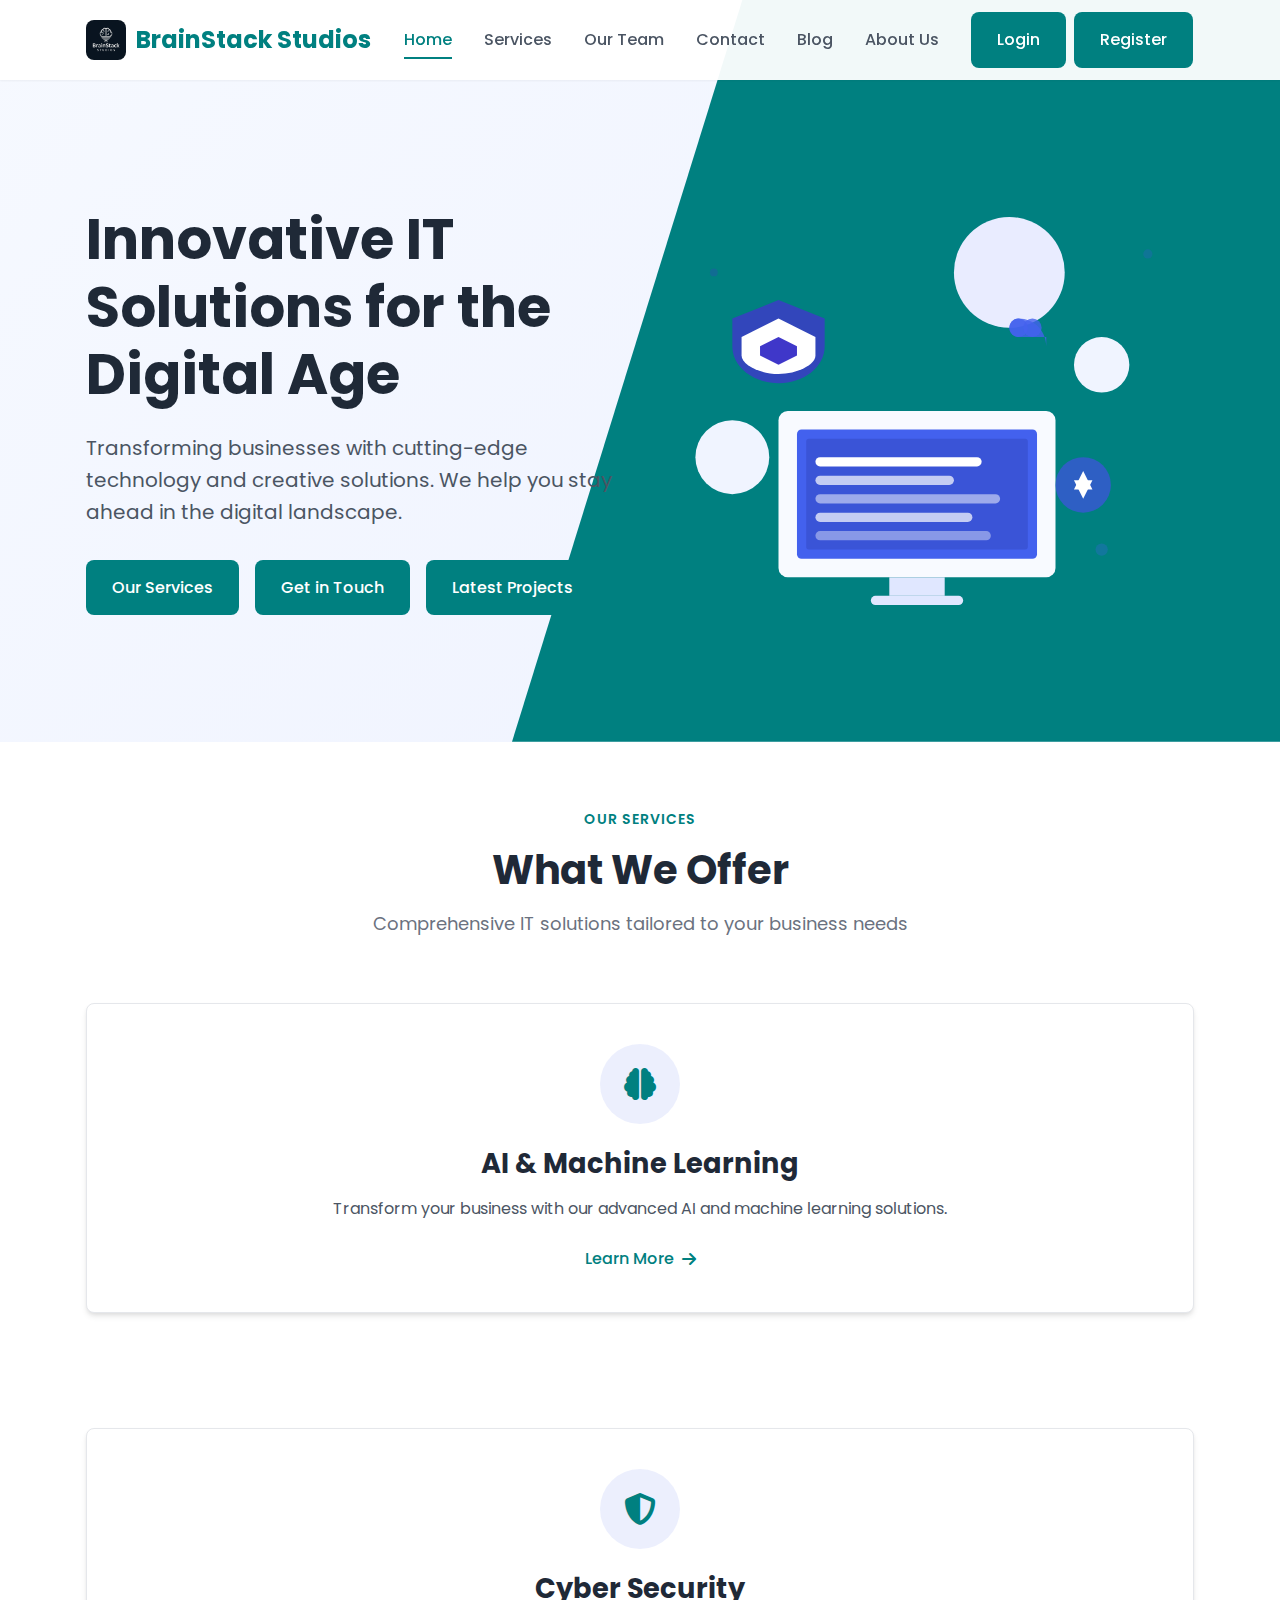
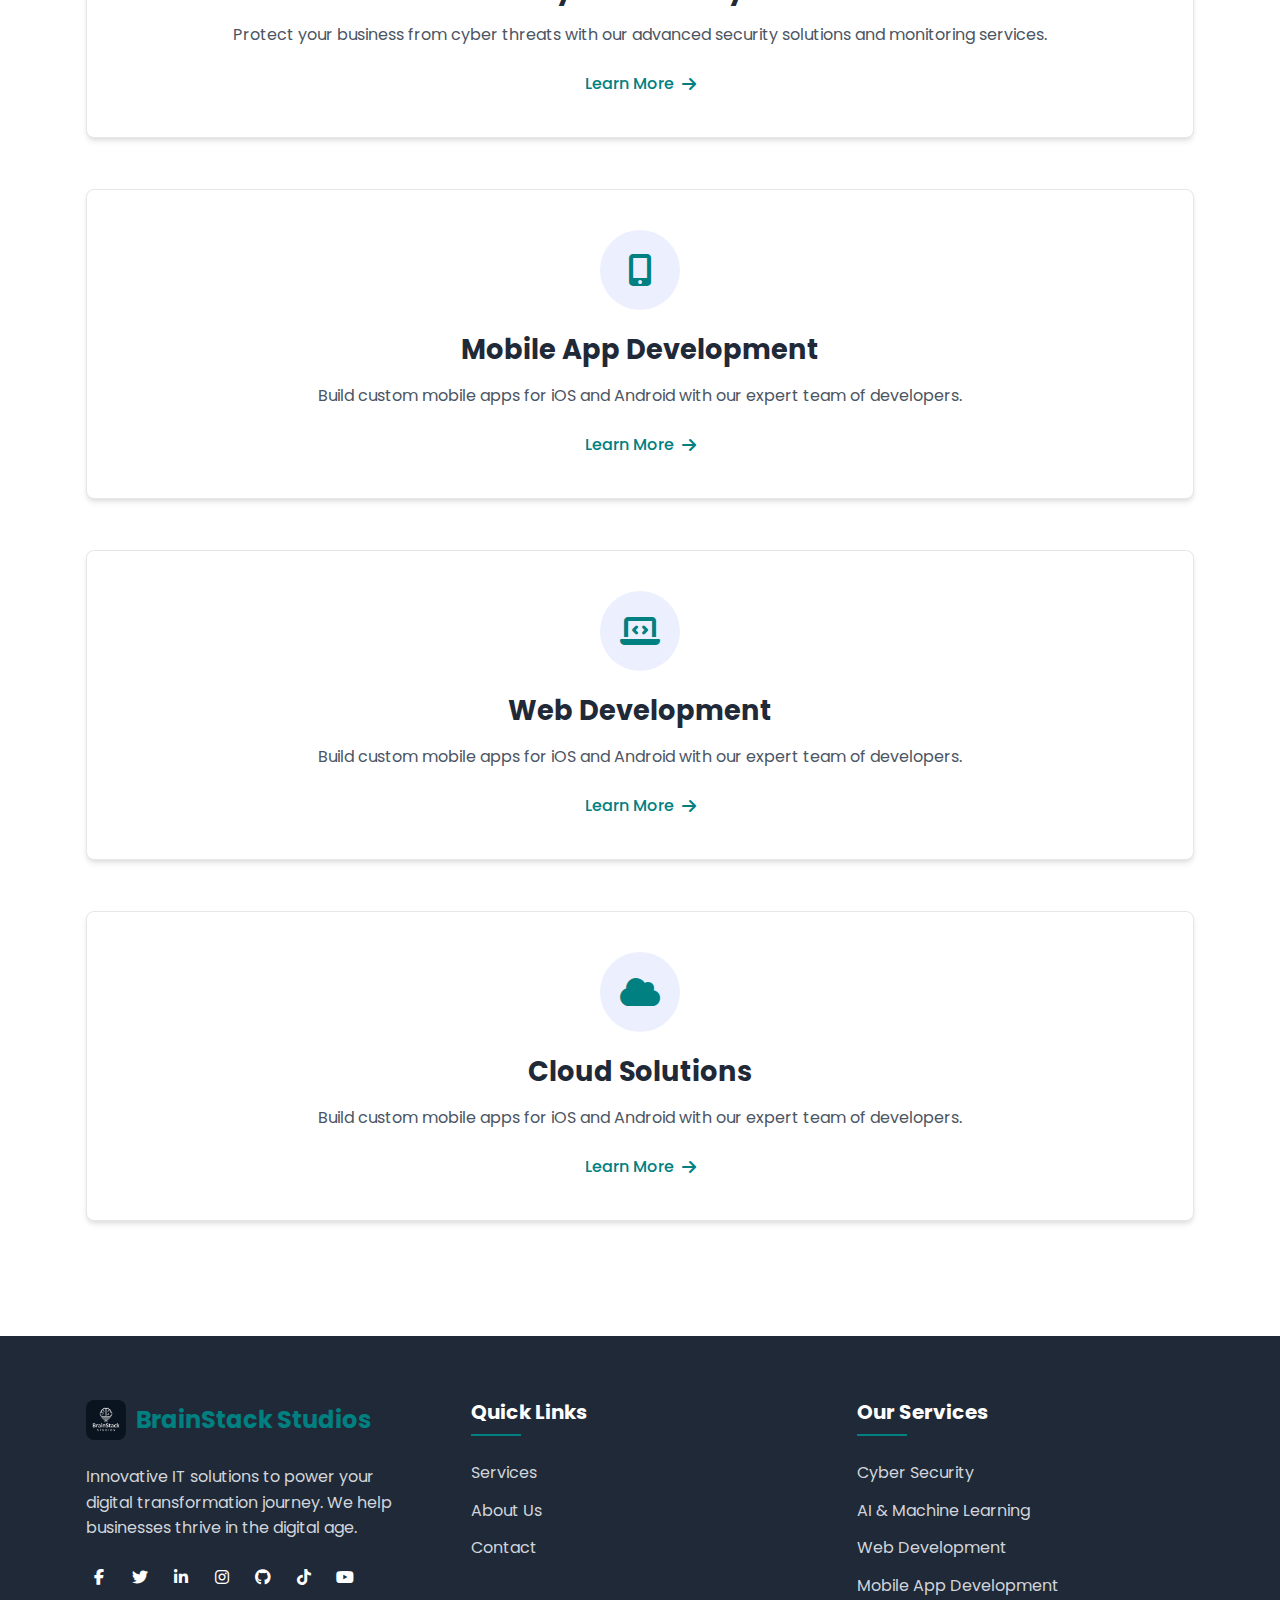
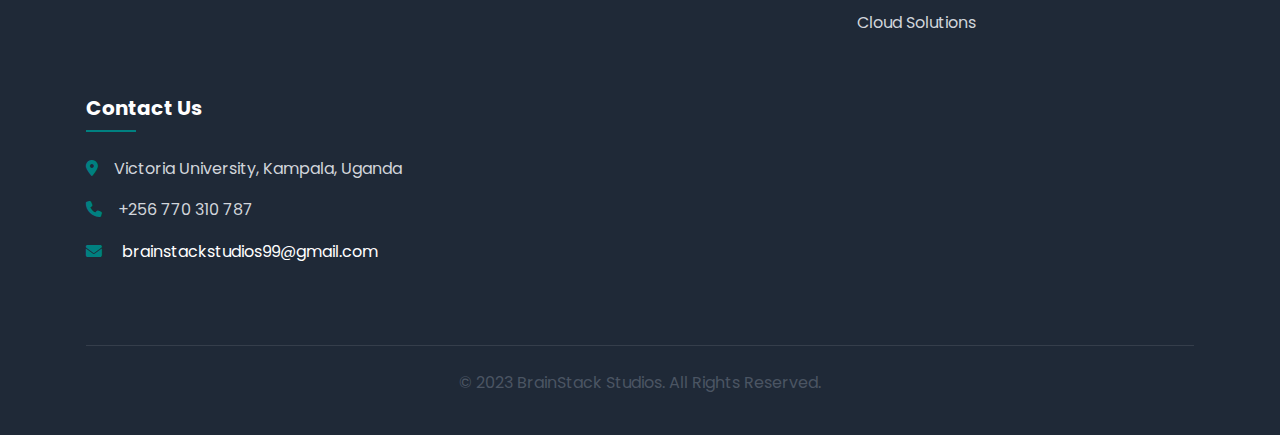
<file: index.html>
<!DOCTYPE html>
<html lang="en">
<head>
    <meta charset="UTF-8">
    <meta name="viewport" content="width=device-width, initial-scale=1.0">
    <meta name="description" content="BrainStack Studios - Innovative IT Solutions for the Digital Age">
    <title>BrainStack Studios | IT Solutions & Services</title>
    <!-- Favicon -->
    <link rel="icon" type="image/svg+xml" href="assets/images/logo.svg">
    <!-- Font Awesome -->
    <link rel="stylesheet" href="https://cdnjs.cloudflare.com/ajax/libs/font-awesome/6.4.0/css/all.min.css">
    <!-- Google Fonts -->
    <link href="https://fonts.googleapis.com/css2?family=Poppins:wght@300;400;500;600;700&family=Roboto:wght@400;500;700&display=swap" rel="stylesheet">
    <!-- CSS -->
    <link rel="stylesheet" href="assets/css/style.css">
    <link rel="stylesheet" href="assets/css/responsive.css">
</head>
<body>
    <!-- Header & Navigation -->
    <header class="header">
        <div class="container">
            <nav class="navbar">
                <a href="index.html" class="logo">
                    <img src="assets/images/PM.png" alt="BrainStack Studios Logo">
                    <span id="heading" style="color: teal;">BrainStack Studios</span>
                </a>
                
                <!-- Desktop Navigation -->
                <ul class="nav-menu">
                    <li class="nav-item"><a href="index.html#home" class="nav-link active">Home</a></li>
                    <li class="nav-item"><a href="index.html#services" class="nav-link">Services</a></li>
                    <li class="nav-item"><a href="developers.html" class="nav-link">Our Team</a></li>
                    <li class="nav-item"><a href="contact.html" class="nav-link">Contact</a></li>
                    <li class="nav-item"><a href="blog.html" class="nav-link">Blog</a></li>
                    <li class="nav-item"><a href="about.html" class="nav-link">About Us</a></li>
                    <li class="nav-item auth-buttons">
                        <a href="###" class="btn btn-outline" id="loginBtn">Login</a>
                        <a href="#" class="btn btn-primary" id="registerBtn">Register</a>
                    </li>
                </ul>

                <!-- Mobile Menu Button -->
                <div class="hamburger">
                    <span class="bar"></span>
                    <span class="bar"></span>
                    <span class="bar"></span>
                </div>
            </nav>
        </div>
    </header>

    <!-- Hero Section -->
    <section class="hero" id="home">
        <div class="container">
            <div class="hero-content">
                <h1>Innovative IT Solutions for the Digital Age</h1>
                <p>Transforming businesses with cutting-edge technology and creative solutions. We help you stay ahead in the digital landscape.</p>
                <div class="hero-buttons">
                    <a href="#services" class="btn btn-primary">Our Services</a>
                    <a href="contact.html" class="btn btn-outline">Get in Touch</a>
                    <a href="developers.html#projects" class="btn btn-primary" id="projects">Latest Projects</a>
                </div>
            </div>
            <div class="hero-image">
                <img src="assets/images/hero-illustration.svg" alt="IT Solutions Illustration">
            </div>
        </div>
        <div class="hero-shape"></div>
    </section>

    <!-- Services Section -->
    <section class="services section-padding" id="services">
        <div class="container">
            <div class="section-header">
                <span class="section-subtitle">Our Services</span>
                <h2 class="section-title">What We Offer</h2>
                <p>Comprehensive IT solutions tailored to your business needs</p>
            </div>

            <div class="services-grid">
                <div class="service-card">
                    <div class="service-icon">
                        <i class="fas fa-brain"></i>
                    </div>
                    <h3>AI & Machine Learning</h3>
                    <p>Transform your business with our advanced AI and machine learning solutions.</p>
                    <a href="#" class="read-more">Learn More <i class="fas fa-arrow-right"></i></a>
                </div>
            </div><br><br>
            <div class="services-grid">
                <div class="service-card">
                    <div class="service-icon">
                        <i class="fas fa-shield-alt"></i>
                    </div>
                    <h3>Cyber Security</h3>
                    <p>Protect your business from cyber threats with our advanced security solutions and monitoring services.</p>
                    <a href="#" class="read-more">Learn More <i class="fas fa-arrow-right"></i></a>
                </div>
            </div><br><br>

            <!-- MobileApp development -->
            <div class="service-card">
                <div class="service-icon">
                    <i class="fas fa-mobile-alt"></i>
                </div>
                <h3>Mobile App Development</h3>
                <p>Build custom mobile apps for iOS and Android with our expert team of developers.</p>
                <a href="#" class="read-more">Learn More <i class="fas fa-arrow-right"></i></a>
            </div><br><br>

            <!-- Web Development -->
            <div class="service-card">
                <div class="service-icon">
                    <i class="fas fa-laptop-code"></i>
                </div>
                <h3>Web Development</h3>
                <p>Build custom mobile apps for iOS and Android with our expert team of developers.</p>
                <a href="#" class="read-more">Learn More <i class="fas fa-arrow-right"></i></a>
            </div><br><br>

            <!-- Cloud Solutions -->
            <div class="service-card">
                <div class="service-icon">
                    <i class="fas fa-cloud"></i>
                </div>
                <h3>Cloud Solutions</h3>
                <p>Build custom mobile apps for iOS and Android with our expert team of developers.</p>
                <a href="#" class="read-more">Learn More <i class="fas fa-arrow-right"></i></a>
            </div><br><br>
        </div>
    </section>

    <!-- Login Modal -->
    <div class="modal" id="loginModal">
        <div class="modal-content">
            <span class="close-modal">&times;</span>
            <h2>Login to Your Account</h2>
            <form id="loginForm" class="auth-form">
                <div class="form-group">
                    <label for="login-email">Email</label>
                    <input type="email" id="login-email" required>
                </div>
                <div class="form-group">
                    <label for="login-password">Password</label>
                    <input type="password" id="login-password" required>
                </div>
                <div class="form-options">
                    <label class="remember-me">
                        <input type="checkbox" id="remember-me">
                        <span>Remember me</span>
                    </label>
                    <a href="#" class="forgot-password">Forgot password?</a>
                </div>
                <button type="submit" class="btn btn-primary btn-block">Login</button>
                <p class="auth-switch">Don't have an account? <a href="#" id="showRegister"  style="color: teal;">Register here</a></p>
            </form>
        </div>
    </div>

    <!-- Register Modal -->
    <div class="modal" id="registerModal">
        <div class="modal-content">
            <span class="close-modal">&times;</span>
            <h2>Create an Account</h2>
            <form id="registerForm" class="auth-form">
                <div class="form-group">
                    <label for="register-name">Full Name</label>
                    <input type="text" id="register-name" required>
                </div>
                <div class="form-group">
                    <label for="register-email">Email</label>
                    <input type="email" id="register-email" required>
                </div>
                <div class="form-group">
                    <label for="register-password">Password</label>
                    <input type="password" id="register-password" required>
                </div>
                <div class="form-group">
                    <label for="confirm-password">Confirm Password</label>
                    <input type="password" id="confirm-password" required>
                </div>
                <div class="form-group terms">
                    <input type="checkbox" id="terms" required>
                    <label for="terms">I agree to the <a href="#">Terms of Service</a> and <a href="#">Privacy Policy</a></label>
                </div>
                <button type="submit" class="btn btn-primary btn-block">Create Account</button>
                <p class="auth-switch">Already have an account? <a href="#" id="showLogin">Login here</a></p>
            </form>
        </div>
    </div>

    <!-- Footer -->
    <footer class="footer">
        <div class="container">
            <div class="footer-content">
                <div class="footer-about">
                    <div class="logo">
                        <img src="assets/images/PM.png" alt="BrainStack Studios Logo">
                        <span style="color: teal;">BrainStack Studios</span>
                    </div>
                    <p>Innovative IT solutions to power your digital transformation journey. We help businesses thrive in the digital age.</p>
                    <div class="social-links">
                        <a href="https://facebook.com" aria-label="Facebook"><i class="fab fa-facebook-f"></i></a>
                        <a href="https://x.com/Mushabenta70565?t=pTPkHACR4ZTjx5ZGRFuSPw&s=09" aria-label="Twitter"><i class="fab fa-twitter"></i></a>
                        <a href="https://www.linkedin.com/in/alex-kochens-862347337/" aria-label="LinkedIn"><i class="fab fa-linkedin-in"></i></a>
                        <a href="https://www.instagram.com/alex.kochens/" aria-label="Instagram"><i class="fab fa-instagram"></i></a>
                        <a href="https://github.com/ALEXKOCHENS/" aria-label="GitHub"><i class="fab fa-github"></i></a>
                        <a href="https://vm.tiktok.com/ZMAee9NSE/" aria-label="Tiktok"><i class="fab fa-tiktok"></i></a>
                        <a href="https://youtube.com/@mushabentalinic?si=jla7zwUjPYxAqjlX" aria-label="YouTube"><i class="fab fa-youtube"></i></a>


                    </div>
                </div>
                <div class="footer-links">
                    <h3>Quick Links</h3>
                    <ul>
                        <li><a href="#services">Services</a></li>
                        <li><a href="about.html">About Us</a></li>
                        <li><a href="contact.html">Contact</a></li>
                    </ul>
                </div>
                <div class="footer-services">
                    <h3>Our Services</h3>
                    <ul>
                        <li><a href="#">Cyber Security</a></li>
                        <li><a href="#">AI & Machine Learning</a></li>
                        <li><a href="#">Web Development</a></li>
                        <li><a href="#">Mobile App Development</a></li>
                        <li><a href="#">Cloud Solutions</a></li>
                    </ul>
                </div>
                <div class="footer-contact">
                    <h3>Contact Us</h3>
                    <ul>
                        <li><i class="fas fa-map-marker-alt"></i> Victoria University, Kampala, Uganda</li>
                        <li><i class="fas fa-phone"></i> +256 770 310 787</li>
                        <a href="mailto:brainstackstudios99@gmail.com"><p  style="color: white;"><i class="fas fa-envelope"></i> brainstackstudios99@gmail.com</p></a>

                    </ul>
                </div>
            </div>
            <div class="footer-bottom">
                <p>&copy; 2023 BrainStack Studios. All Rights Reserved.</p>
                
            </div>
        </div>
    </footer>

    <!-- Back to Top Button -->
    <a href="#" class="back-to-top" aria-label="Back to top">
        <i class="fas fa-arrow-up"></i>
    </a>

    <!-- Scripts -->
    <script src="assets/js/main.js"></script>
    <script src="assets/js/menu.js"></script>

    <script >
        
        // Mobile menu toggle
        const hamburger = document.querySelector('.hamburger');
        const navMenu = document.querySelector('.nav-menu');

        if (hamburger) {
            hamburger.addEventListener('click', () => {
                hamburger.classList.toggle('active');
                navMenu.classList.toggle('active');
            });
        }

        // Close mobile menu when clicking a link
        document.querySelectorAll('.nav-link').forEach(link => {
            link.addEventListener('click', () => {
                hamburger.classList.remove('active');
                navMenu.classList.remove('active');
            });
        });
    </script>
</body>
</html>
</file>
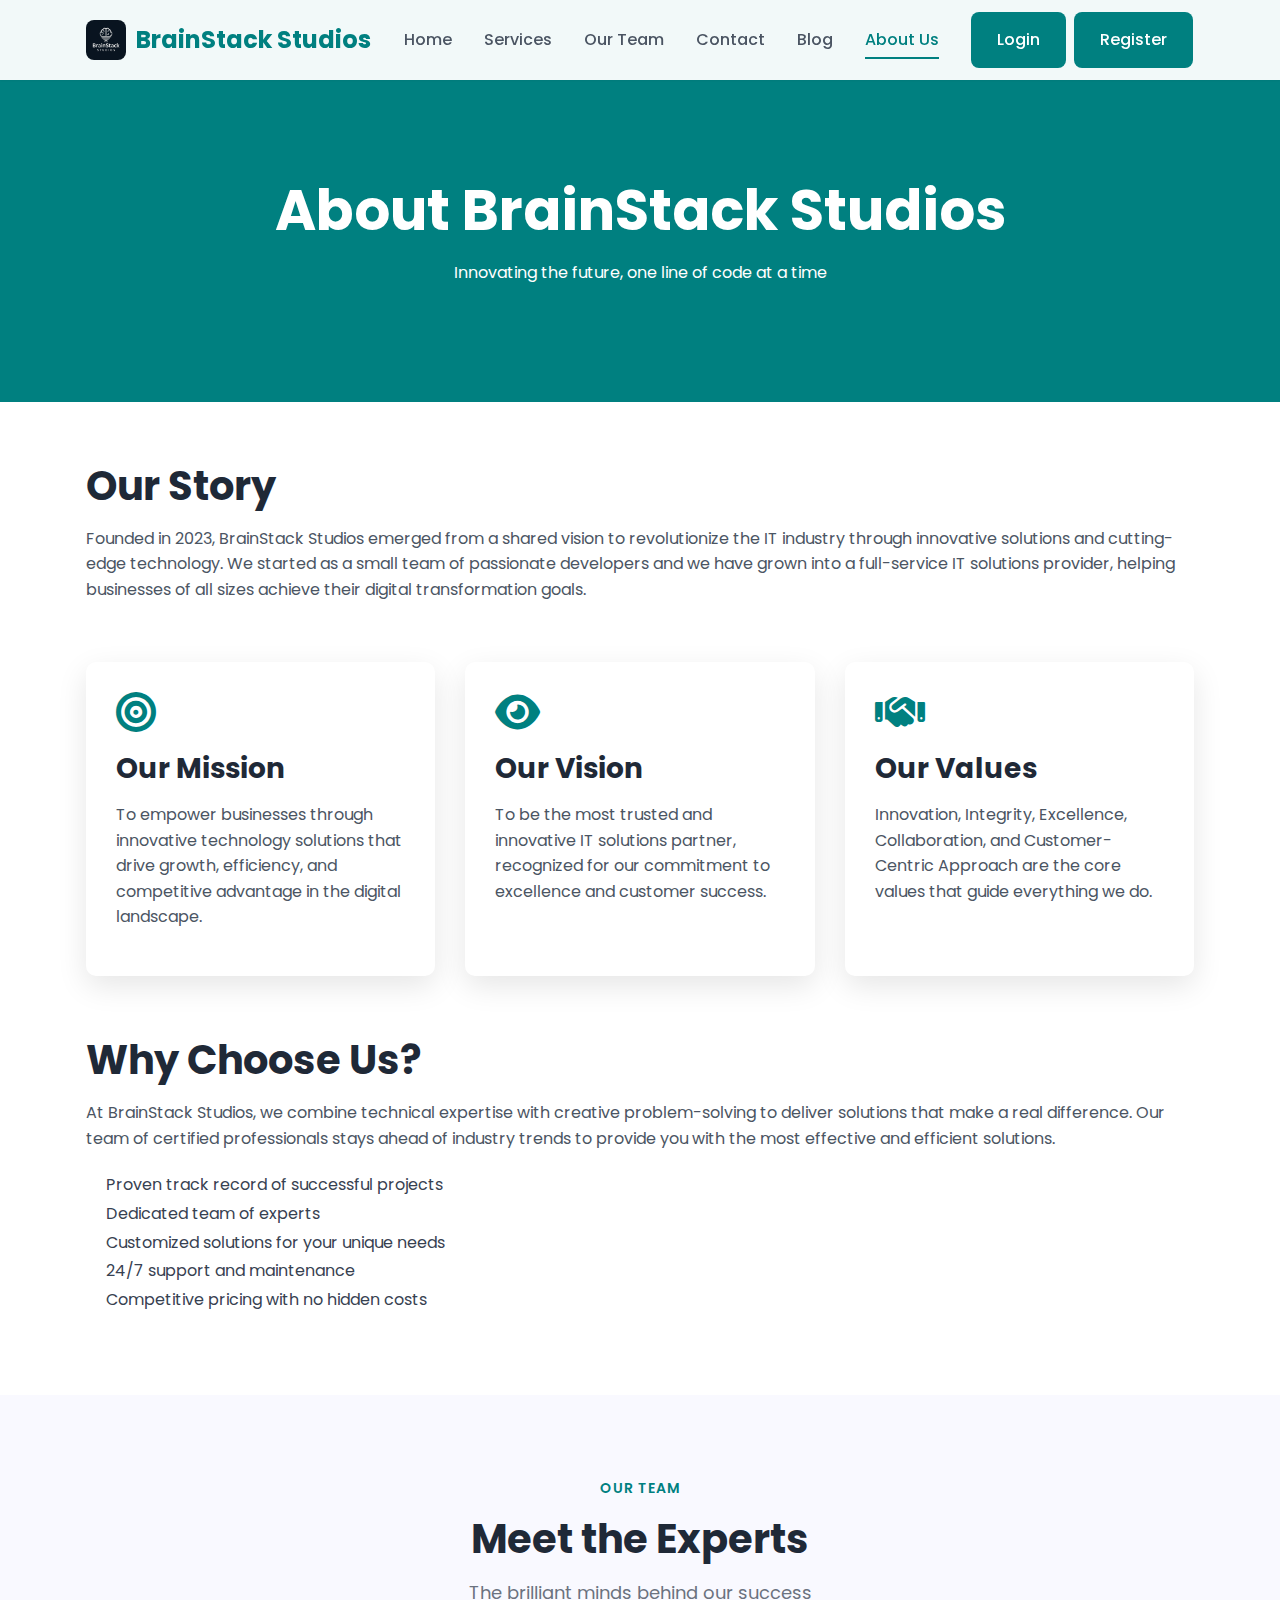
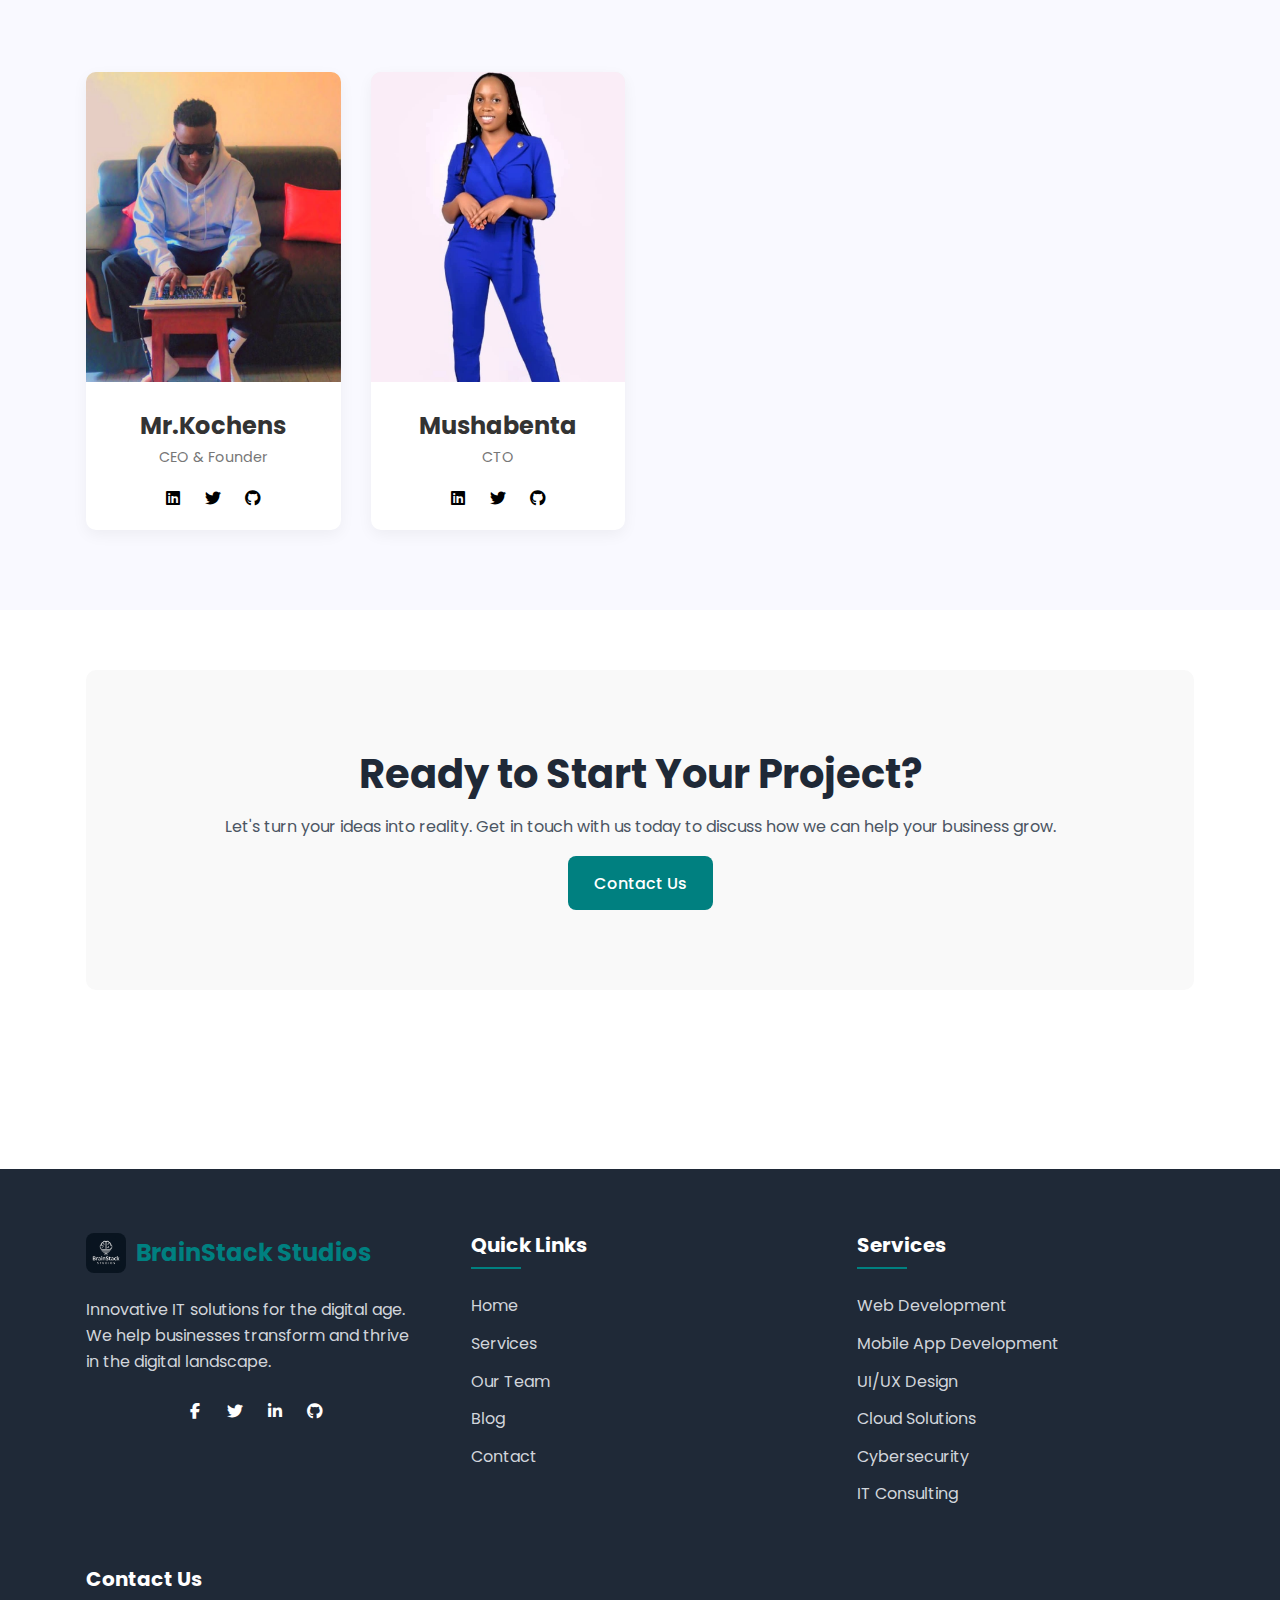
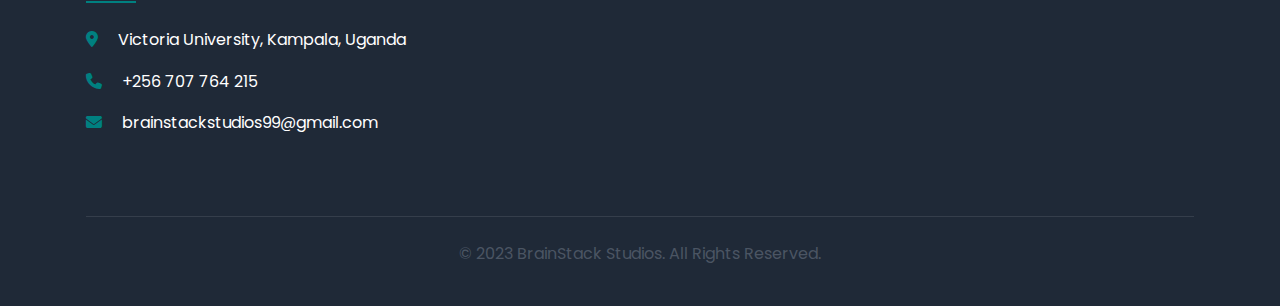
<file: about.html>
<!DOCTYPE html>
<html lang="en">
<head>
    <meta charset="UTF-8">
    <meta name="viewport" content="width=device-width, initial-scale=1.0">
    <meta name="description" content="Learn about BrainStack Studios - Our mission, vision, and the team behind our innovative IT solutions">
    <title>About Us | BrainStack Studios</title>
    <!-- Favicon -->
    <link rel="icon" type="image/svg+xml" href="assets/images/logo.svg">
    <!-- Font Awesome -->
    <link rel="stylesheet" href="https://cdnjs.cloudflare.com/ajax/libs/font-awesome/6.4.0/css/all.min.css">
    <!-- Google Fonts -->
    <link href="https://fonts.googleapis.com/css2?family=Poppins:wght@300;400;500;600;700&family=Roboto:wght@400;500;700&display=swap" rel="stylesheet">
    <!-- CSS -->
    <link rel="stylesheet" href="assets/css/style.css">
    <link rel="stylesheet" href="assets/css/responsive.css">
    <style>
        /* About Page Specific Styles */
        .about-hero {
            background: teal;
            /* background: linear-gradient(135deg, #6e8efb 0%, #a777e3 100%); */
            color: white;
            padding: 100px 0;
            text-align: center;
        }
        
        .about-content {
            max-width: 1200px;
            margin: 0 auto;
            padding: 60px 20px;
        }
        
        .mission-vision {
            display: grid;
            grid-template-columns: repeat(auto-fit, minmax(300px, 1fr));
            gap: 30px;
            margin: 60px 0;
        }
        
        .card {
            background: white;
            border-radius: 10px;
            padding: 30px;
            box-shadow: 0 10px 30px rgba(0,0,0,0.1);
            transition: transform 0.3s ease;
        }
        
        .card:hover {
            transform: translateY(-5px);
        }
        
        .card i {
            font-size: 2.5rem;
            color: teal;
            margin-bottom: 20px;
        }
        
        .team-section {
            background: #f9f9ff;
            padding: 80px 0;
        }
        
        .team-grid {
            display: grid;
            grid-template-columns: repeat(auto-fill, minmax(250px, 1fr));
            gap: 30px;
            margin-top: 40px;
        }
        
        .team-member {
            background: white;
            border-radius: 10px;
            overflow: hidden;
            box-shadow: 0 5px 15px rgba(0,0,0,0.05);
            transition: transform 0.3s ease;
        }
        
        .team-member:hover {
            transform: translateY(-5px);
        }
        
        .member-image {
            height: 310px;
            background: #f0f0f0;
            background-size: cover;
            background-position: center;
        }
        
        .member-info {
            padding: 20px;
            text-align: center;
        }
        
        .member-info h4 {
            margin: 10px 0 5px;
            color: #333;
        }
        
        .member-info p {
            color: #777;
            font-size: 0.9rem;
        }
        
        .social-links {
            display: flex;
            justify-content: center;
            gap: 15px;
            margin-top: 15px;
        }
        
        .social-links a {
            color: white;
            transition: color 0.3s ease;
        }
        
        .social-links a:hover {
            color: #6e8ffb25;
        }
        
        .cta-section {
            /* background: linear-gradient(135deg, #6e8efb 0%, #a777e3 100%); */
            color: white;
            text-align: center;
            padding: 80px 20px;
            margin-top: 60px;
            border-radius: 10px;
            background: #f9f9f9;
            /* background:
  linear-gradient(217deg, rgb(255 0 0 / 0.8), transparent 70.71%),
  linear-gradient(127deg, rgb(0 255 0 / 0.8), transparent 70.71%),
  linear-gradient(336deg, rgb(0 0 255 / 0.8), transparent 70.71%); */
        }

        .footer-contact h3 p{
           color: white;
        }

        
        @media (max-width: 768px) {
            .mission-vision {
                grid-template-columns: 1fr;
            }
            
            .team-grid {
                grid-template-columns: 1fr;
                max-width: 400px;
                margin: 40px auto 0;
            }
        }
    </style>
</head>
<body>
    <!-- Header & Navigation -->
    <header class="header">
        <div class="container">
            <nav class="navbar">
                <a href="index.html" class="logo">
                    <img src="assets/images/PM.png" alt="BrainStack Studios Logo">
                    <span  style="color: teal;">BrainStack  Studios</span>
                </a>
                
                <!-- Desktop Navigation -->
                <ul class="nav-menu">
                    <li class="nav-item"><a href="index.html#home" class="nav-link">Home</a></li>
                    <li class="nav-item"><a href="index.html#services" class="nav-link">Services</a></li>
                    <li class="nav-item"><a href="developers.html" class="nav-link">Our Team</a></li>
                    <li class="nav-item"><a href="contact.html" class="nav-link">Contact</a></li>
                    <li class="nav-item"><a href="blog.html" class="nav-link">Blog</a></li>
                    <li class="nav-item"><a href="about.html" class="nav-link active">About Us</a></li>
                    <li class="nav-item auth-buttons">
                        <a href="###" class="btn btn-outline" id="loginBtn">Login</a>
                        <a href="#" class="btn btn-primary" id="registerBtn">Register</a>
                    </li>
                </ul>

                <!-- Mobile Menu Button -->
                <div class="hamburger">
                    <span class="bar"></span>
                    <span class="bar"></span>
                    <span class="bar"></span>
                </div>
            </nav>
        </div>
    </header>

    <!-- About Hero Section -->
    <section class="about-hero">
        <div class="container"><br><br><br>
            <h1  style="color: white;">About BrainStack Studios</h1>
            <p  style="color: white;">Innovating the future, one line of code at a time</p>
        </div>
    </section>

    <!-- About Content -->
    <section class="about-content">
        <div class="container">
            <h2>Our Story</h2>
            <p>Founded in 2023, BrainStack Studios emerged from a shared vision to revolutionize the IT industry through innovative solutions and cutting-edge technology. We started as a small team of passionate developers and we have grown into a full-service IT solutions provider, helping businesses of all sizes achieve their digital transformation goals.</p>
            
            <div class="mission-vision">
                <div class="card">
                    <i class="fas fa-bullseye"></i>
                    <h3>Our Mission</h3>
                    <p>To empower businesses through innovative technology solutions that drive growth, efficiency, and competitive advantage in the digital landscape.</p>
                </div>
                <div class="card">
                    <i class="fas fa-eye"></i>
                    <h3>Our Vision</h3>
                    <p>To be the most trusted and innovative IT solutions partner, recognized for our commitment to excellence and customer success.</p>
                </div>
                <div class="card">
                    <i class="fas fa-handshake"></i>
                    <h3>Our Values</h3>
                    <p>Innovation, Integrity, Excellence, Collaboration, and Customer-Centric Approach are the core values that guide everything we do.</p>
                </div>
            </div>
            
            <h2>Why Choose Us?</h2>
            <p>At BrainStack Studios, we combine technical expertise with creative problem-solving to deliver solutions that make a real difference. Our team of certified professionals stays ahead of industry trends to provide you with the most effective and efficient solutions.</p>
            
            <ul style="margin: 20px 0 20px 20px; line-height: 1.8;">
                <li>Proven track record of successful projects</li>
                <li>Dedicated team of experts</li>
                <li>Customized solutions for your unique needs</li>
                <li>24/7 support and maintenance</li>
                <li>Competitive pricing with no hidden costs</li>
            </ul>
        </div>
    </section>
    
    <!-- Team Section -->
    <section class="team-section">
        <div class="container">
            <div class="section-header">
                <span class="section-subtitle">Our Team</span>
                <h2 class="section-title">Meet the Experts</h2>
                <p>The brilliant minds behind our success</p>
            </div>
            
            <div class="team-grid">
                <div class="team-member">
                    <div class="member-image" style="background-image: url('assets/images/developers/alexxx.jpeg');"></div>
                    <div class="member-info">
                        <h4>Mr.Kochens</h4>
                        <p>CEO & Founder</p>
                        <div class="social-links">
                            <a href="https://www.linkedin.com/in/alex-kochens-862347337/"><i class="fab fa-linkedin" style="color: black;"></i></a>
                            <a href="https://x.com/Mushabenta70565?t=pTPkHACR4ZTjx5ZGRFuSPw&s=09"><i class="fab fa-twitter" style="color: black;"></i></a>
                            <a href="https://github.com/ALEXKOCHENS/"><i class="fab fa-github"  style="color: black;"></i></a>
                        </div>
                    </div>
                </div>
                
                <div class="team-member">
                    <div class="member-image" style="background-image: url('assets/images/developers/linic.jpg');"></div>
                    <div class="member-info">
                        <h4>Mushabenta </h4>
                        <p>CTO</p>
                        <div class="social-links">
                            <a href="#"><i class="fab fa-linkedin"  style="color: black;"></i></a>
                            <a href="#"><i class="fab fa-twitter"  style="color: black;"></i></a>
                            <a href="#"><i class="fab fa-github"  style="color: black;"></i></a>
                        </div>
                    </div>
                </div>
                
                <!-- <div class="team-member">
                    <div class="member-image" style="background-image: url('assets/images/PM.png');"></div>
                    <div class="member-info">
                        <h4>Michael Johnson</h4>
                        <p>Lead Developer</p>
                        <div class="social-links">
                            <a href="#"><i class="fab fa-linkedin"  style="color: black;"></i></a>
                            <a href="#"><i class="fab fa-twitter"   style="color: black;"></i></a>
                            <a href="#"><i class="fab fa-github"  style="color: black;"></i></a>
                        </div>
                    </div>
                </div> -->
                
                <!-- <div class="team-member">
                    <div class="member-image" style="background-image: url('assets/images/PM.png');"></div>
                    <div class="member-info">
                        <h4>Sarah Williams</h4>
                        <p>UX/UI Designer</p>
                        <div class="social-links">
                            <a href="#"><i class="fab fa-linkedin"  style="color: black;"></i></a>
                            <a href="#"><i class="fab fa-dribbble"  style="color: black;"></i></a>
                            <a href="#"><i class="fab fa-behance"  style="color: black;"></i></a>
                        </div>
                    </div>
                </div> -->
            </div>
        </div>
    </section>
    
    <!-- CTA Section -->
    <div class="container">
        <div class="cta-section">
            <h2>Ready to Start Your Project?</h2>
            <p>Let's turn your ideas into reality. Get in touch with us today to discuss how we can help your business grow.</p>
            <div class="readyForProject">
                <a href="contact.html">
                    <button class="btn btn-primary" >Contact Us</button>
                </a>
            </div>
        </div>


    <!-- Login Modal -->
    <div class="modal" id="loginModal">
        <div class="modal-content">
            <span class="close-modal">&times;</span>
            <h2>Login to Your Account</h2>
            <form id="loginForm" class="auth-form">
                <div class="form-group">
                    <label for="login-email">Email</label>
                    <input type="email" id="login-email" required>
                </div>
                <div class="form-group">
                    <label for="login-password">Password</label>
                    <input type="password" id="login-password" required>
                </div>
                <div class="form-options">
                    <label class="remember-me">
                        <input type="checkbox" id="remember-me">
                        <span>Remember me</span>
                    </label>
                    <a href="#" class="forgot-password">Forgot password?</a>
                </div>
                <button type="submit" class="btn btn-primary btn-block">Login</button>
                <p class="auth-switch">Don't have an account? <a href="#" id="showRegister">Register here</a></p>
            </form>
        </div>
    </div>

    <!-- Register Modal -->
    <div class="modal" id="registerModal">
        <div class="modal-content">
            <span class="close-modal">&times;</span>
            <h2>Create an Account</h2>
            <form id="registerForm" class="auth-form">
                <div class="form-group">
                    <label for="register-name">Full Name</label>
                    <input type="text" id="register-name" required>
                </div>
                <div class="form-group">
                    <label for="register-email">Email</label>
                    <input type="email" id="register-email" required>
                </div>
                <div class="form-group">
                    <label for="register-password">Password</label>
                    <input type="password" id="register-password" required>
                </div>
                <div class="form-group">
                    <label for="confirm-password">Confirm Password</label>
                    <input type="password" id="confirm-password" required>
                </div>
                <div class="form-group terms">
                    <input type="checkbox" id="terms" required>
                    <label for="terms">I agree to the <a href="#">Terms of Service</a> and <a href="#">Privacy Policy</a></label>
                </div>
                <button type="submit" class="btn btn-primary btn-block">Create Account</button>
                <p class="auth-switch">Already have an account? <a href="#" id="showLogin">Login here</a></p>
            </form>
        </div>
    </div>

    </div><br><br><br><br><br><br><br>

    <!-- Footer -->
    <footer class="footer">
        <div class="container">
            <div class="footer-content">
                <div class="footer-about">
                    <a href="index.html" class="logo">
                        <img src="assets/images/PM.png" alt="BrainStack Studios Logo">
                        <span  style="color: teal;">BrainStack Studios</span>
                    </a>
                    <p>Innovative IT solutions for the digital age. We help businesses transform and thrive in the digital landscape.</p>
                    <div class="social-links">
                        <a href="https://facebook.com"><i class="fab fa-facebook-f"></i></a>
                        <a href="https://x.com/Mushabenta70565?t=pTPkHACR4ZTjx5ZGRFuSPw&s=09"><i class="fab fa-twitter"></i></a>
                        <a href="https://www.linkedin.com/in/alex-kochens-862347337/"><i class="fab fa-linkedin-in"></i></a>
                        <a href="https://github.com/ALEXKOCHENS/"><i class="fab fa-github"></i></a>
                    </div>
                </div>
                <div class="footer-links">
                    <h3>Quick Links</h3>
                    <ul>
                        <li><a href="index.html">Home</a></li>
                        <li><a href="index.html#services">Services</a></li>
                        <li><a href="developers.html">Our Team</a></li>
                        <li><a href="blog.html">Blog</a></li>
                        <li><a href="contact.html">Contact</a></li>
                    </ul>
                </div>
                <div class="footer-services">
                    <h3>Services</h3>
                    <ul>
                        <li><a href="#">Web Development</a></li>
                        <li><a href="#">Mobile App Development</a></li>
                        <li><a href="#">UI/UX Design</a></li>
                        <li><a href="#">Cloud Solutions</a></li>
                        <li><a href="#">Cybersecurity</a></li>
                        <li><a href="#">IT Consulting</a></li>
                    </ul>
                </div>
                <div class="footer-contact">
                    <h3  style="color: white;">Contact Us</h3>
                    <p  style="color: white;"><i class="fas fa-map-marker-alt"></i> Victoria University, Kampala, Uganda</p>
                    <p  style="color: white;"><i class="fas fa-phone"></i> +256 707 764 215</p>
                    <a href="mailto:brainstackstudios99@gmail.com"><p  style="color: white;"><i class="fas fa-envelope"></i> brainstackstudios99@gmail.com</p></a>
                </div>
            </div>
            <div class="footer-bottom">
                <p>&copy; 2023 BrainStack Studios. All Rights Reserved.</p>

            </div>
        </div>
    </footer>

    <!-- Back to Top Button -->
    <a href="#" class="back-to-top"><i class="fas fa-arrow-up"></i></a>

    <!-- JavaScript -->
    <script>
        // Mobile menu toggle
        const hamburger = document.querySelector('.hamburger');
        const navMenu = document.querySelector('.nav-menu');
        
        hamburger.addEventListener('click', () => {
            hamburger.classList.toggle('active');
            navMenu.classList.toggle('active');
        });
        
        // Close mobile menu when clicking on a nav link
        document.querySelectorAll('.nav-link').forEach(link => {
            link.addEventListener('click', () => {
                hamburger.classList.remove('active');
                navMenu.classList.remove('active');
            });
        });
        
        // Back to top button
        const backToTopButton = document.querySelector('.back-to-top');
        
        window.addEventListener('scroll', () => {
            if (window.pageYOffset > 300) {
                backToTopButton.classList.add('show');
            } else {
                backToTopButton.classList.remove('show');
            }
        });
        
        backToTopButton.addEventListener('click', (e) => {
            e.preventDefault();
            window.scrollTo({ top: 0, behavior: 'smooth' });
        });
    </script>
    <script src="assets/js/main.js"></script>
    <script src="assets/js/menu.js"></script>
</body>
</html>
</file>
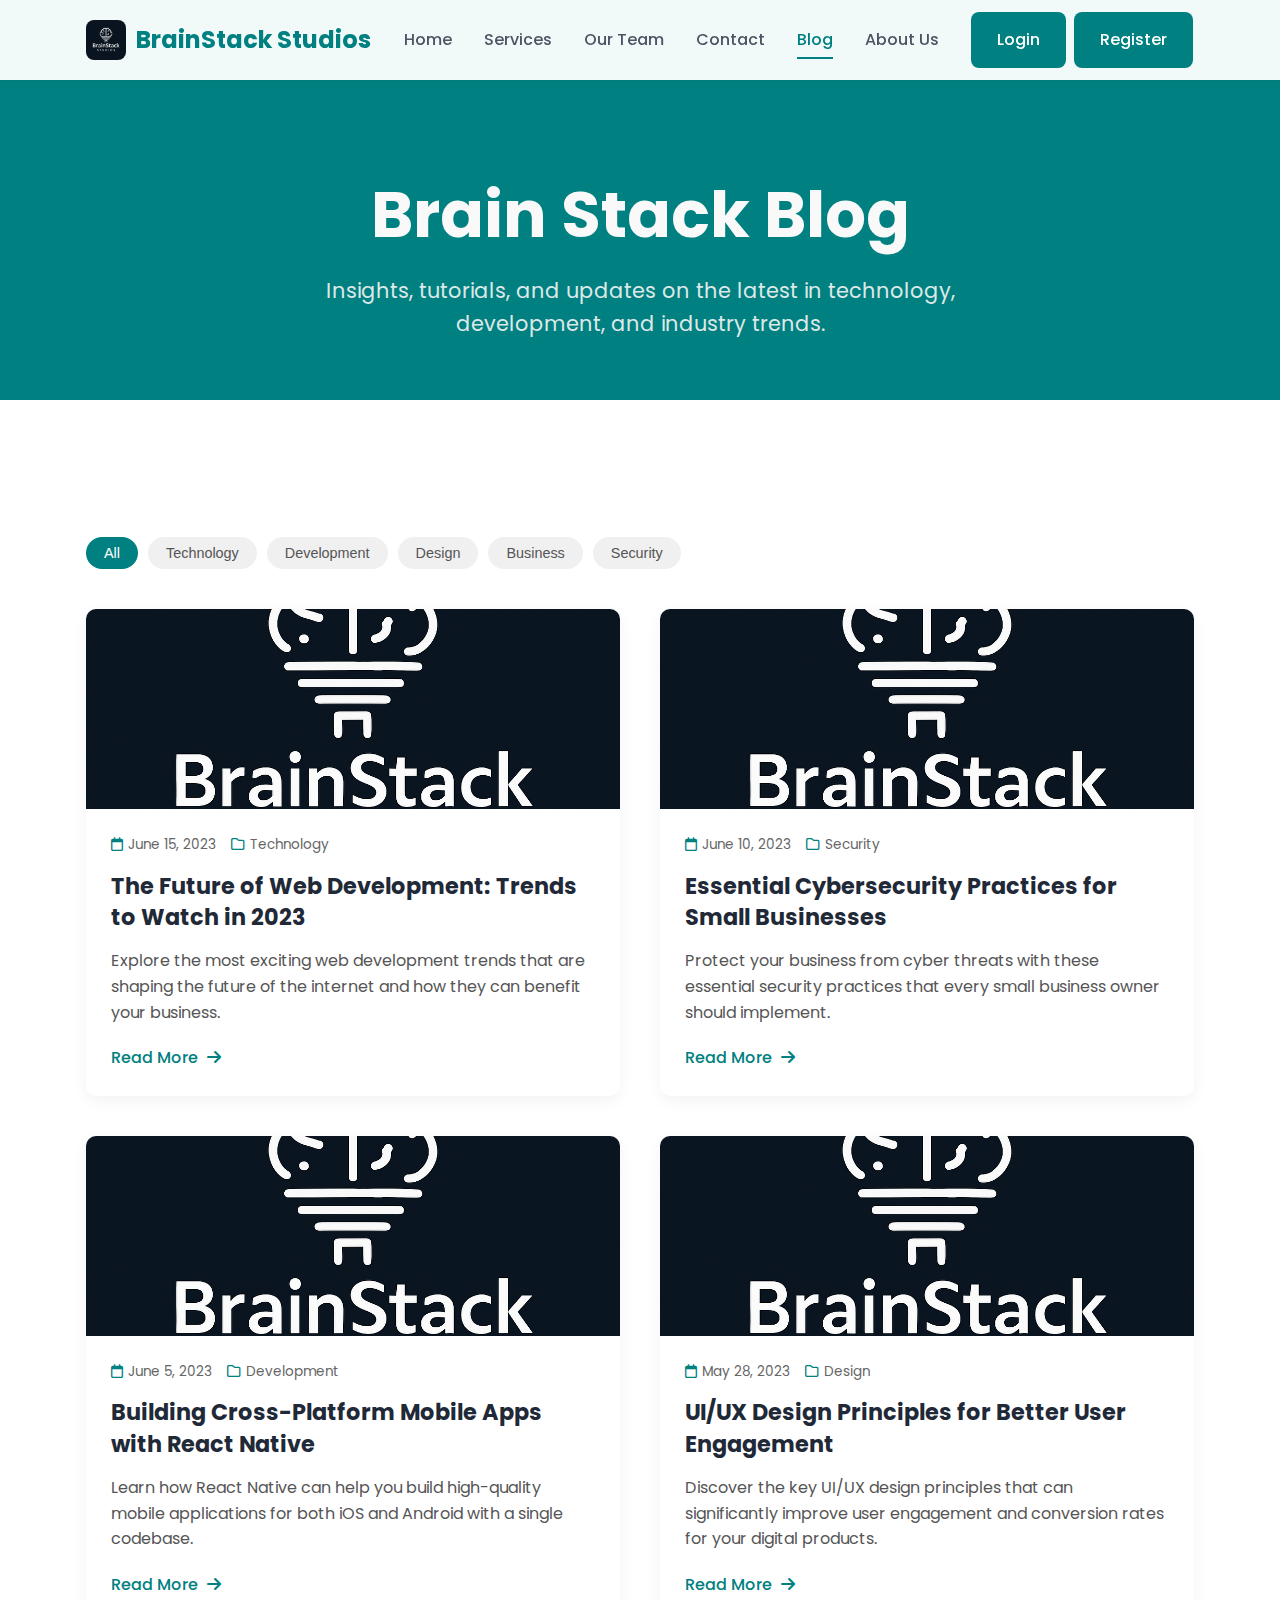
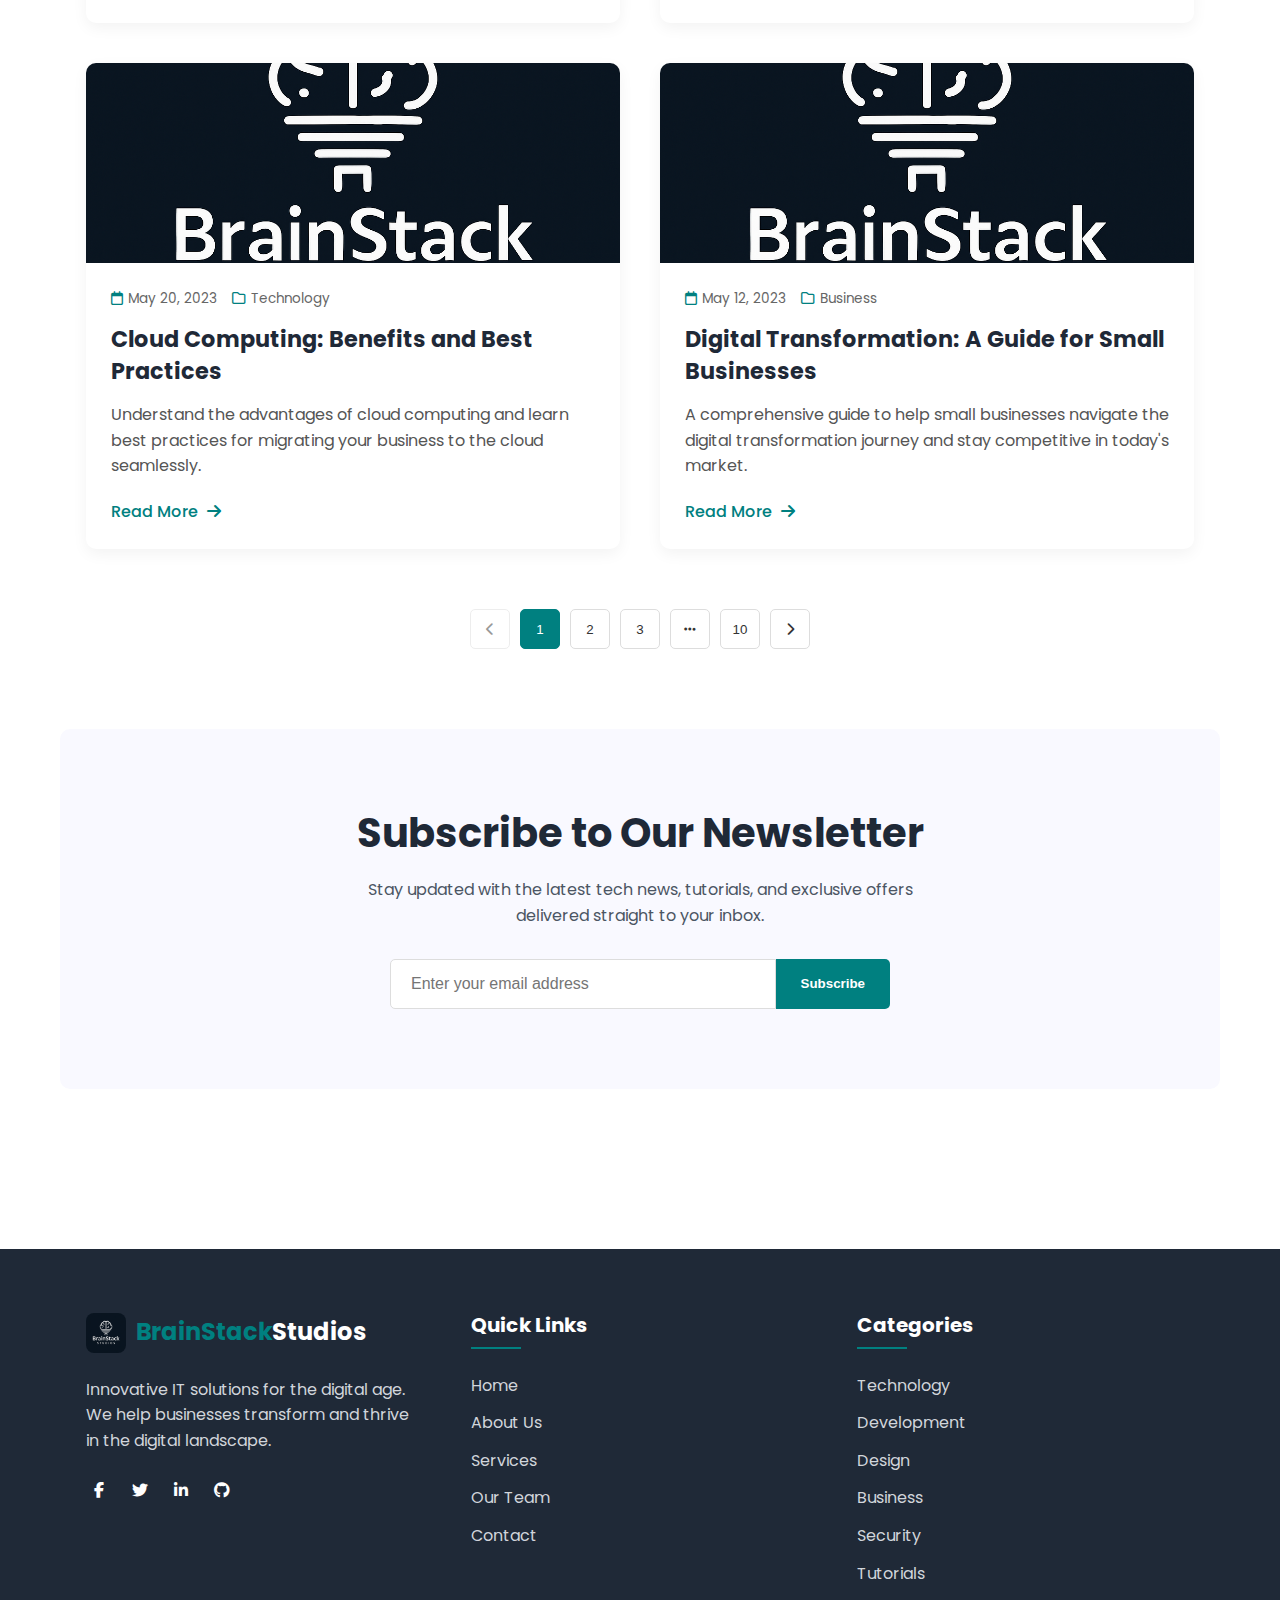
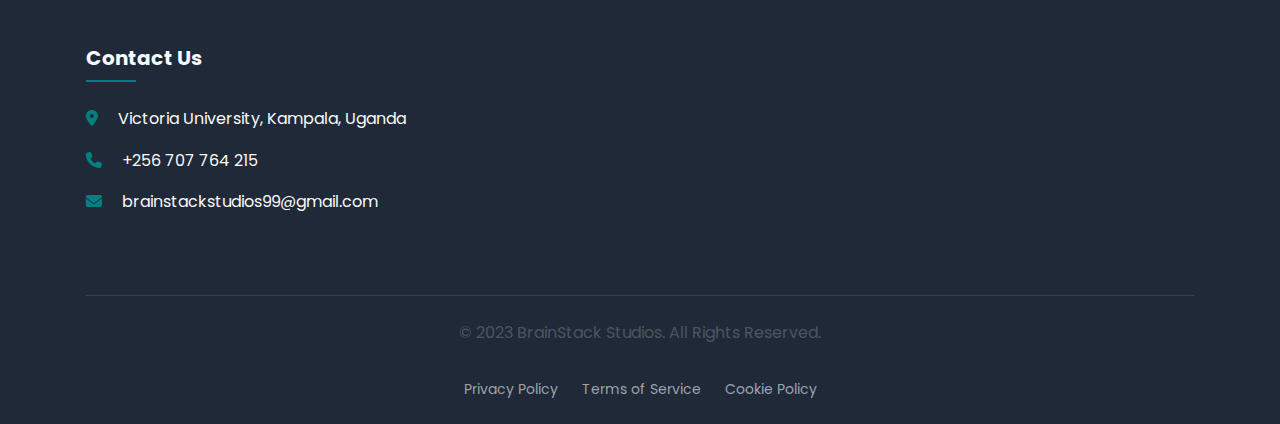
<file: blog.html>
<!DOCTYPE html>
<html lang="en">
<head>
    <meta charset="UTF-8">
    <meta name="viewport" content="width=device-width, initial-scale=1.0">
    <meta name="description" content="BrainStack Studios Blog - Latest insights on technology, development, and industry trends">
    <title>Blog | BrainStack Studios</title>
    <!-- Favicon -->
    <link rel="icon" type="image/svg+xml" href="assets/images/logo.svg">
    <!-- Font Awesome -->
    <link rel="stylesheet" href="https://cdnjs.cloudflare.com/ajax/libs/font-awesome/6.4.0/css/all.min.css">
    <!-- Google Fonts -->
    <link href="https://fonts.googleapis.com/css2?family=Poppins:wght@300;400;500;600;700&family=Roboto:wght@400;500;700&display=swap" rel="stylesheet">
    <!-- CSS -->
    <link rel="stylesheet" href="assets/css/style.css">
    <link rel="stylesheet" href="assets/css/responsive.css">
    <style>
        /* Blog Page Specific Styles */
        .blog-hero {
            background: teal;
            /* background: linear-gradient(135deg, #6e8efb 0%, #a777e3 100%); */
            color: white;
            padding: 100px 0 60px;
            text-align: center;
            margin-bottom: 60px;
        }
        
        .blog-hero h1 {
            font-size: 4rem;
            margin-bottom: 20px;
        }
        
        .blog-hero p {
            max-width: 700px;
            margin: 0 auto;
            font-size: 1.3rem;
            opacity: 0.9;
        }
        
        .blog-container {
            max-width: 1200px;
            margin: 0 auto;
            padding: 0 20px 80px;
        }
        
        .blog-grid {
            display: grid;
            grid-template-columns: repeat(auto-fill, minmax(350px, 1fr));
            gap: 40px;
            margin-top: 40px;
        }
        
        .blog-card {
            background: white;
            border-radius: 10px;
            overflow: hidden;
            box-shadow: 0 5px 15px rgba(0,0,0,0.05);
            transition: transform 0.3s ease, box-shadow 0.3s ease;
            display: flex;
            flex-direction: column;
            height: 100%;
        }
        
        .blog-card:hover {
            transform: translateY(-5px);
            box-shadow: 0 15px 30px rgba(0,0,0,0.1);
        }
        
        .blog-image {
            height: 200px;
            background-size: cover;
            background-position: center;
        }
        
        .blog-content {
            padding: 25px;
            flex-grow: 1;
            display: flex;
            flex-direction: column;
        }
        
        .blog-meta {
            display: flex;
            align-items: center;
            margin-bottom: 15px;
            font-size: 0.85rem;
            color: #666;
        }
        
        .blog-meta span {
            display: flex;
            align-items: center;
            margin-right: 15px;
        }
        
        .blog-meta i {
            margin-right: 5px;
            color: teal;
        }
        
        .blog-content h3 {
            margin: 0 0 15px;
            font-size: 1.4rem;
            line-height: 1.4;
        }
        
        .blog-excerpt {
            color: #555;
            margin-bottom: 20px;
            line-height: 1.6;
            flex-grow: 1;
        }
        
        .read-more {
            display: inline-block;
            color: teal;
            font-weight: 500;
            text-decoration: none;
            margin-top: auto;
            align-self: flex-start;
        }
        
        .read-more i {
            margin-left: 5px;
            transition: transform 0.3s ease;
        }
        
        .read-more:hover i {
            transform: translateX(5px);
        }
        
        .blog-categories {
            margin-bottom: 40px;
            display: flex;
            flex-wrap: wrap;
            gap: 10px;
        }
        
        .category-btn {
            background: #f0f0f0;
            border: none;
            border-radius: 20px;
            padding: 8px 18px;
            font-size: 0.9rem;
            color: #555;
            cursor: pointer;
            transition: all 0.3s ease;
        }
        
        .category-btn.active, .category-btn:hover {
            background: teal;
            color: white;
        }
        
        .pagination {
            display: flex;
            justify-content: center;
            margin-top: 60px;
            gap: 10px;
        }
        
        .page-btn {
            width: 40px;
            height: 40px;
            display: flex;
            align-items: center;
            justify-content: center;
            border: 1px solid #ddd;
            border-radius: 5px;
            background: white;
            color: #333;
            cursor: pointer;
            transition: all 0.3s ease;
        }
        
        .page-btn:hover, .page-btn.active {
            background: teal;
            color: white;
            border-color: teal;
        }
        
        .page-btn.disabled {
            opacity: 0.5;
            cursor: not-allowed;
        }
        
        .newsletter-section {
            background: #f9f9ff;
            padding: 80px 20px;
            margin: 80px 0;
            text-align: center;
            border-radius: 10px;
        }
        
        .newsletter-content {
            max-width: 600px;
            margin: 0 auto;
        }
        
        .newsletter-content h2 {
            margin-bottom: 20px;
        }
        
        .newsletter-form {
            display: flex;
            max-width: 500px;
            margin: 30px auto 0;
        }
        
        .newsletter-form input {
            flex-grow: 1;
            padding: 15px 20px;
            border: 1px solid #ddd;
            border-radius: 5px 0 0 5px;
            font-size: 1rem;
            outline: none;
        }
        
        .newsletter-form button {
            background: teal;
            color: white;
            border: none;
            padding: 0 25px;
            border-radius: 0 5px 5px 0;
            cursor: pointer;
            font-weight: 600;
            transition: background 0.2s ease;
        }
        
        .newsletter-form button:hover {
            background: red;
        }

        .footer-contact h3 p{
            color: white;
        }
        
        @media (max-width: 768px) {
            .blog-grid {
                grid-template-columns: 1fr;
            }
            
            .newsletter-form {
                flex-direction: column;
                gap: 10px;
            }
            
            .newsletter-form input{
                width: 100%;
                border-radius: 5px;
                height: 5vh;
                font-weight: 500;
            }
            .newsletter-form button {
                width: 100%;
                border-radius: 5px;
                height: 5vh;
            }
            
            .blog-hero {
                padding: 80px 20px 50px;
            }
            
            .blog-hero h1 {
                font-size: 2.2rem;
            }
        }
    </style>
</head>
<body>
    <!-- Header & Navigation -->
    <header class="header">
        <div class="container">
            <nav class="navbar">
                <a href="index.html" class="logo">
                    <img src="assets/images/PM.png" alt="BrainStack Studios Logo">
                    <span id="heading"     style="color: teal;">BrainStack Studios</span>
                </a>
                
                <!-- Desktop Navigation -->
                <ul class="nav-menu">
                    <li class="nav-item"><a href="index.html#home" class="nav-link">Home</a></li>
                    <li class="nav-item"><a href="index.html#services" class="nav-link">Services</a></li>
                    <li class="nav-item"><a href="developers.html" class="nav-link">Our Team</a></li>
                    <li class="nav-item"><a href="contact.html" class="nav-link">Contact</a></li>
                    <li class="nav-item"><a href="blog.html" class="nav-link active">Blog</a></li>
                    <li class="nav-item"><a href="about.html" class="nav-link">About Us</a></li>
                    <li class="nav-item auth-buttons">
                        <a href="###" class="btn btn-outline" id="loginBtn">Login</a>
                        <a href="#" class="btn btn-primary" id="registerBtn">Register</a>
                    </li>
                </ul>

                <!-- Mobile Menu Button -->
                <div class="hamburger">
                    <span class="bar"></span>
                    <span class="bar"></span>
                    <span class="bar"></span>
                </div>
            </nav>
        </div>
    </header>

    <!-- Blog Hero Section -->
    <section class="blog-hero">
        <div class="container"><br><br><br>
            <h1  style="color: #f9f9f9;">Brain Stack Blog </h1>
            <p style="color: lch(96.54% 0.01 296.81)">Insights, tutorials, and updates on the latest in technology, development, and industry trends.</p>
        </div>
    </section><br><br><br>

    <!-- Blog Content -->
    <div class="blog-container">
        <div class="container">
            <div class="blog-categories">
                <button class="category-btn active">All</button>
                <button class="category-btn">Technology</button>
                <button class="category-btn">Development</button>
                <button class="category-btn">Design</button>
                <button class="category-btn">Business</button>
                <button class="category-btn">Security</button>
            </div>
            
            <div class="blog-grid">
                <!-- Blog Post 1 -->
                <article class="blog-card">
                    <div class="blog-image" style="background-image: url('assets/images/PM.png');"></div>
                    <div class="blog-content">
                        <div class="blog-meta">
                            <span><i class="far fa-calendar"></i> June 15, 2023</span>
                            <span><i class="far fa-folder"></i> Technology</span>
                        </div>
                        <h3>The Future of Web Development: Trends to Watch in 2023</h3>
                        <p class="blog-excerpt">Explore the most exciting web development trends that are shaping the future of the internet and how they can benefit your business.</p>
                        <a href="#" class="read-more">Read More <i class="fas fa-arrow-right"></i></a>
                    </div>
                </article>
                
                <!-- Blog Post 2 -->
                <article class="blog-card">
                    <div class="blog-image" style="background-image: url('assets/images/PM.png');"></div>
                    <div class="blog-content">
                        <div class="blog-meta">
                            <span><i class="far fa-calendar"></i> June 10, 2023</span>
                            <span><i class="far fa-folder"></i> Security</span>
                        </div>
                        <h3>Essential Cybersecurity Practices for Small Businesses</h3>
                        <p class="blog-excerpt">Protect your business from cyber threats with these essential security practices that every small business owner should implement.</p>
                        <a href="#" class="read-more">Read More <i class="fas fa-arrow-right"></i></a>
                    </div>
                </article>
                
                <!-- Blog Post 3 -->
                <article class="blog-card">
                    <div class="blog-image" style="background-image: url('assets/images/PM.png');"></div>
                    <div class="blog-content">
                        <div class="blog-meta">
                            <span><i class="far fa-calendar"></i> June 5, 2023</span>
                            <span><i class="far fa-folder"></i> Development</span>
                        </div>
                        <h3>Building Cross-Platform Mobile Apps with React Native</h3>
                        <p class="blog-excerpt">Learn how React Native can help you build high-quality mobile applications for both iOS and Android with a single codebase.</p>
                        <a href="#" class="read-more">Read More <i class="fas fa-arrow-right"></i></a>
                    </div>
                </article>
                
                <!-- Blog Post 4 -->
                <article class="blog-card">
                    <div class="blog-image" style="background-image: url('assets/images/PM.png');"></div>
                    <div class="blog-content">
                        <div class="blog-meta">
                            <span><i class="far fa-calendar"></i> May 28, 2023</span>
                            <span><i class="far fa-folder"></i> Design</span>
                        </div>
                        <h3>UI/UX Design Principles for Better User Engagement</h3>
                        <p class="blog-excerpt">Discover the key UI/UX design principles that can significantly improve user engagement and conversion rates for your digital products.</p>
                        <a href="#" class="read-more">Read More <i class="fas fa-arrow-right"></i></a>
                    </div>
                </article>
                
                <!-- Blog Post 5 -->
                <article class="blog-card">
                    <div class="blog-image" style="background-image: url('assets/images/PM.png');"></div>
                    <div class="blog-content">
                        <div class="blog-meta">
                            <span><i class="far fa-calendar"></i> May 20, 2023</span>
                            <span><i class="far fa-folder"></i> Technology</span>
                        </div>
                        <h3>Cloud Computing: Benefits and Best Practices</h3>
                        <p class="blog-excerpt">Understand the advantages of cloud computing and learn best practices for migrating your business to the cloud seamlessly.</p>
                        <a href="#" class="read-more">Read More <i class="fas fa-arrow-right"></i></a>
                    </div>
                </article>
                
                <!-- Blog Post 6 -->
                <article class="blog-card">
                    <div class="blog-image" style="background-image: url('assets/images/PM.png');"></div>
                    <div class="blog-content">
                        <div class="blog-meta">
                            <span><i class="far fa-calendar"></i> May 12, 2023</span>
                            <span><i class="far fa-folder"></i> Business</span>
                        </div>
                        <h3>Digital Transformation: A Guide for Small Businesses</h3>
                        <p class="blog-excerpt">A comprehensive guide to help small businesses navigate the digital transformation journey and stay competitive in today's market.</p>
                        <a href="#" class="read-more">Read More <i class="fas fa-arrow-right"></i></a>
                    </div>
                </article>
            </div>
            
            <!-- Pagination -->
            <div class="pagination">
                <button class="page-btn disabled"><i class="fas fa-chevron-left"></i></button>
                <button class="page-btn active">1</button>
                <button class="page-btn">2</button>
                <button class="page-btn">3</button>
                <button class="page-btn"><i class="fas fa-ellipsis-h"></i></button>
                <button class="page-btn">10</button>
                <button class="page-btn"><i class="fas fa-chevron-right"></i></button>
            </div>
        </div>
        
        <!-- Newsletter Section -->
        <div class="newsletter-section">
            <div class="container">
                <div class="newsletter-content">
                    <h2>Subscribe to Our Newsletter</h2>
                    <p>Stay updated with the latest tech news, tutorials, and exclusive offers delivered straight to your inbox.</p>
                    <form class="newsletter-form">
                        <input type="email" placeholder="Enter your email address" required>
                        <button type="submit">Subscribe</button>
                    </form>
                </div>
            </div>
        </div>
    </div>


     <!-- Login Modal -->
     <div class="modal" id="loginModal">
        <div class="modal-content">
            <span class="close-modal">&times;</span>
            <h2>Login to Your Account</h2>
            <form id="loginForm" class="auth-form">
                <div class="form-group">
                    <label for="login-email">Email</label>
                    <input type="email" id="login-email" required>
                </div>
                <div class="form-group">
                    <label for="login-password">Password</label>
                    <input type="password" id="login-password" required>
                </div>
                <div class="form-options">
                    <label class="remember-me">
                        <input type="checkbox" id="remember-me">
                        <span>Remember me</span>
                    </label>
                    <a href="#" class="forgot-password">Forgot password?</a>
                </div>
                <button type="submit" class="btn btn-primary btn-block">Login</button>
                <p class="auth-switch">Don't have an account? <a href="#" id="showRegister">Register here</a></p>
            </form>
        </div>
    </div>

    <!-- Register Modal -->
    <div class="modal" id="registerModal">
        <div class="modal-content">
            <span class="close-modal">&times;</span>
            <h2>Create an Account</h2>
            <form id="registerForm" class="auth-form">
                <div class="form-group">
                    <label for="register-name">Full Name</label>
                    <input type="text" id="register-name" required>
                </div>
                <div class="form-group">
                    <label for="register-email">Email</label>
                    <input type="email" id="register-email" required>
                </div>
                <div class="form-group">
                    <label for="register-password">Password</label>
                    <input type="password" id="register-password" required>
                </div>
                <div class="form-group">
                    <label for="confirm-password">Confirm Password</label>
                    <input type="password" id="confirm-password" required>
                </div>
                <div class="form-group terms">
                    <input type="checkbox" id="terms" required>
                    <label for="terms">I agree to the <a href="#">Terms of Service</a> and <a href="#">Privacy Policy</a></label>
                </div>
                <button type="submit" class="btn btn-primary btn-block">Create Account</button>
                <p class="auth-switch">Already have an account? <a href="#" id="showLogin">Login here</a></p>
            </form>
        </div>
    </div>

    <!-- Footer -->
    <footer class="footer">
        <div class="container">
            <div class="footer-content">
                <div class="footer-about">
                    <a href="index.html" class="logo">
                        <img src="assets/images/PM.png" alt="BrainStack Studios Logo">
                        <span  style="color: teal;">BrainStack</span>Studios
                    </a>
                    <p>Innovative IT solutions for the digital age. We help businesses transform and thrive in the digital landscape.</p>
                    <div class="social-links">
                        <a href="#"><i class="fab fa-facebook-f"></i></a>
                        <a href="#"><i class="fab fa-twitter"></i></a>
                        <a href="#"><i class="fab fa-linkedin-in"></i></a>
                        <a href="#"><i class="fab fa-github"></i></a>
                    </div>
                </div>
                <div class="footer-links">
                    <h3>Quick Links</h3>
                    <ul>
                        <li><a href="index.html">Home</a></li>
                        <li><a href="about.html">About Us</a></li>
                        <li><a href="index.html#services">Services</a></li>
                        <li><a href="developers.html">Our Team</a></li>
                        <li><a href="contact.html">Contact</a></li>
                    </ul>
                </div>
                <div class="footer-services">
                    <h3>Categories</h3>
                    <ul>
                        <li><a href="#">Technology</a></li>
                        <li><a href="#">Development</a></li>
                        <li><a href="#">Design</a></li>
                        <li><a href="#">Business</a></li>
                        <li><a href="#">Security</a></li>
                        <li><a href="#">Tutorials</a></li>
                    </ul>
                </div>
                <div class="footer-contact">
                    <h3 style="color: #f9f9ff;">Contact Us</h3>
                    <p style="color: #f9f9f9;"><i class="fas fa-map-marker-alt" ></i> Victoria University, Kampala, Uganda</p>
                    <p style="color: #f9f9f9;"><i class="fas fa-phone"></i> +256 707 764 215</p>
                    <p style="color: #f9f9f9;"><a href="mailto:brainstackstudios99@gmail.com" style="color: #f9f9f9;"><i class="fas fa-envelope"></i> brainstackstudios99@gmail.com</a></p>
                </div>
            </div>
            <div class="footer-bottom">
                <p>&copy; 2023 BrainStack Studios. All Rights Reserved.</p>
                <div class="footer-legal">
                    <a href="#">Privacy Policy</a>
                    <a href="#">Terms of Service</a>
                    <a href="#">Cookie Policy</a>
                </div>
            </div>
        </div>
    </footer>

    <!-- Back to Top Button -->
    <a href="#" class="back-to-top"><i class="fas fa-arrow-up"></i></a>

    <!-- JavaScript -->
    <script src="assets/js/main.js"></script>
    <script>
        // Mobile menu toggle
        const hamburger = document.querySelector('.hamburger');
        const navMenu = document.querySelector('.nav-menu');
        
        hamburger.addEventListener('click', () => {
            hamburger.classList.toggle('active');
            navMenu.classList.toggle('active');
        });
        
        // Close mobile menu when clicking on a nav link
        document.querySelectorAll('.nav-link').forEach(link => {
            link.addEventListener('click', () => {
                hamburger.classList.remove('active');
                navMenu.classList.remove('active');
            });
        });
        
        // Back to top button
        const backToTopButton = document.querySelector('.back-to-top');
        
        window.addEventListener('scroll', () => {
            if (window.pageYOffset > 300) {
                backToTopButton.classList.add('show');
            } else {
                backToTopButton.classList.remove('show');
            }
        });
        
        backToTopButton.addEventListener('click', (e) => {
            e.preventDefault();
            window.scrollTo({ top: 0, behavior: 'smooth' });
        });
        
        // Category filter functionality
        const categoryBtns = document.querySelectorAll('.category-btn');
        
        categoryBtns.forEach(btn => {
            btn.addEventListener('click', () => {
                // Remove active class from all buttons
                categoryBtns.forEach(b => b.classList.remove('active'));
                // Add active class to clicked button
                btn.classList.add('active');
                
                // Here you would typically filter the blog posts based on the selected category
                // This is just a placeholder for the actual filtering logic
                console.log(`Filtering by: ${btn.textContent}`);
            });
        });
        
        // Newsletter form submission
        const newsletterForm = document.querySelector('.newsletter-form');
        if (newsletterForm) {
            newsletterForm.addEventListener('submit', (e) => {
                e.preventDefault();
                const email = newsletterForm.querySelector('input[type="email"]').value;
                // Here you would typically send the email to your server
                console.log('Subscribed with email:', email);
                alert('Thank you for subscribing to our newsletter!');
                newsletterForm.reset();
            });
        }
    </script>
    <script src="assets/js/menu.js"></script>

</body>
</html>
</file>
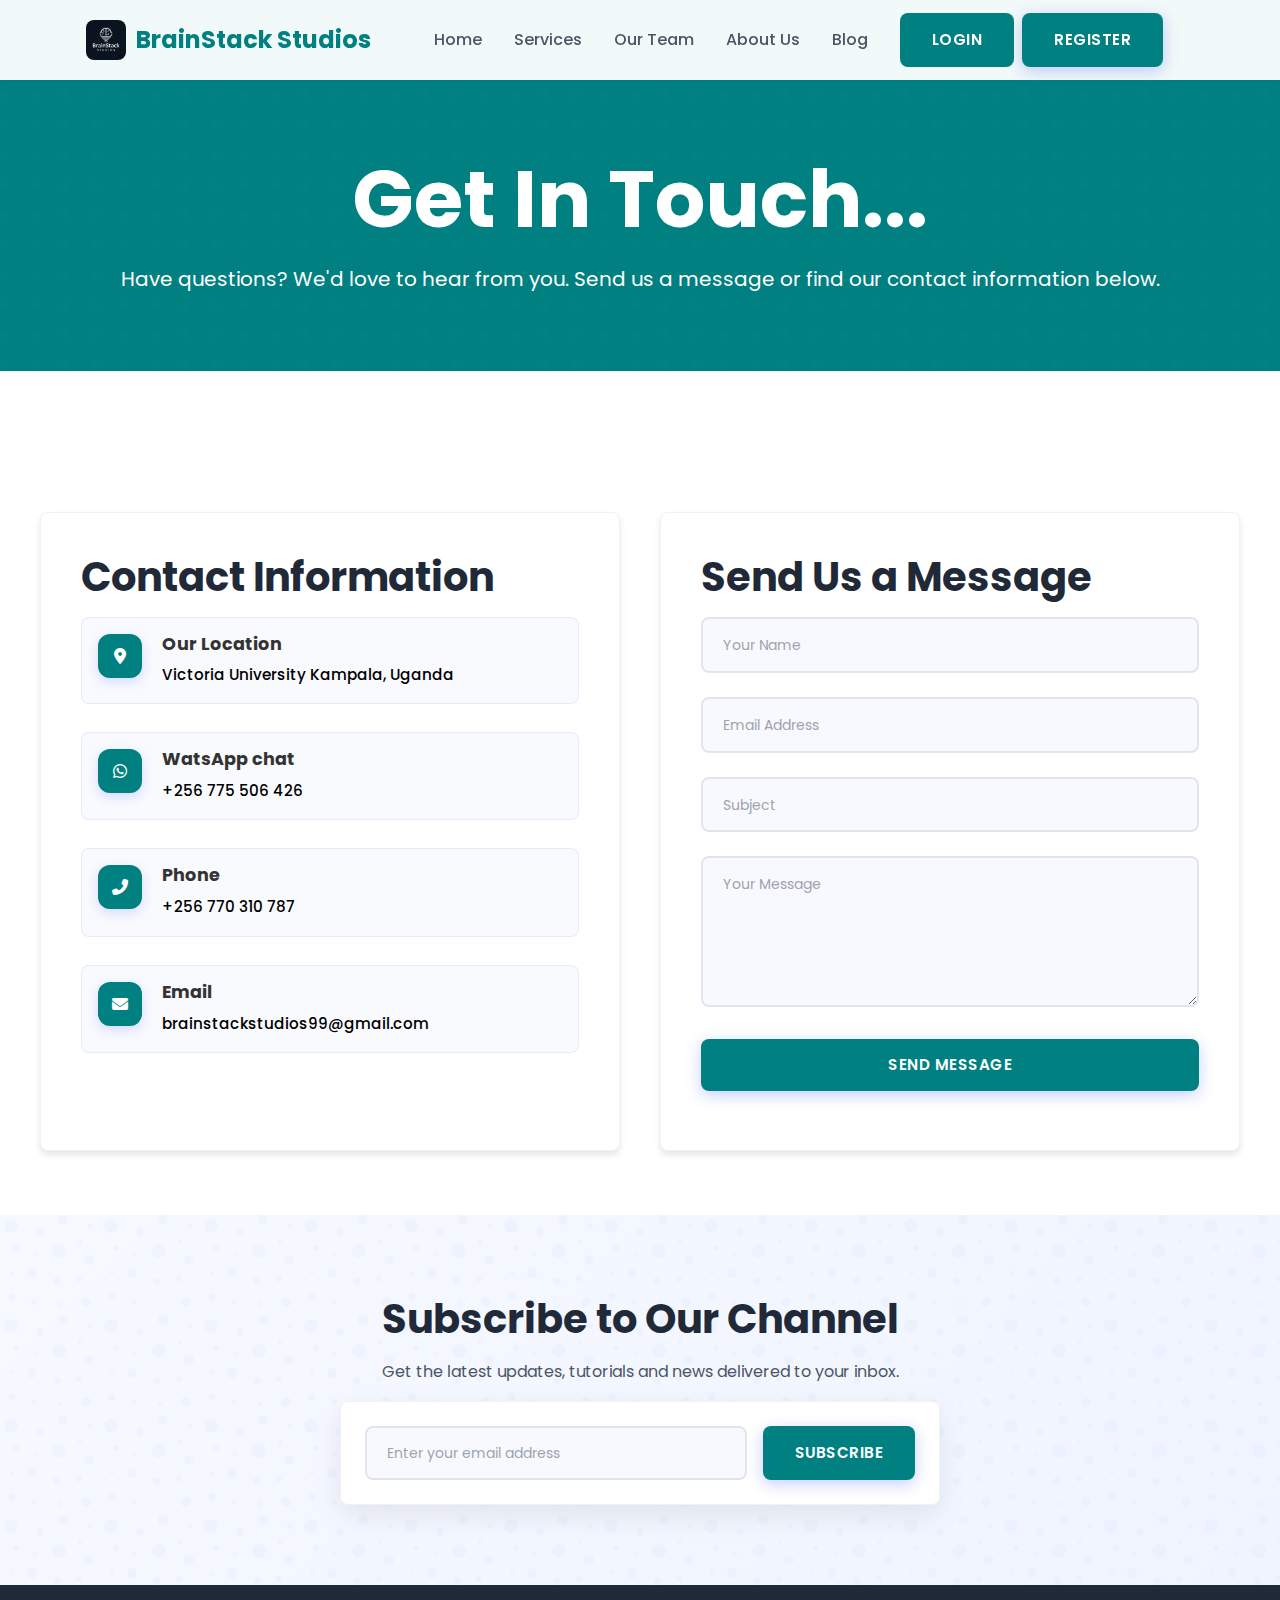
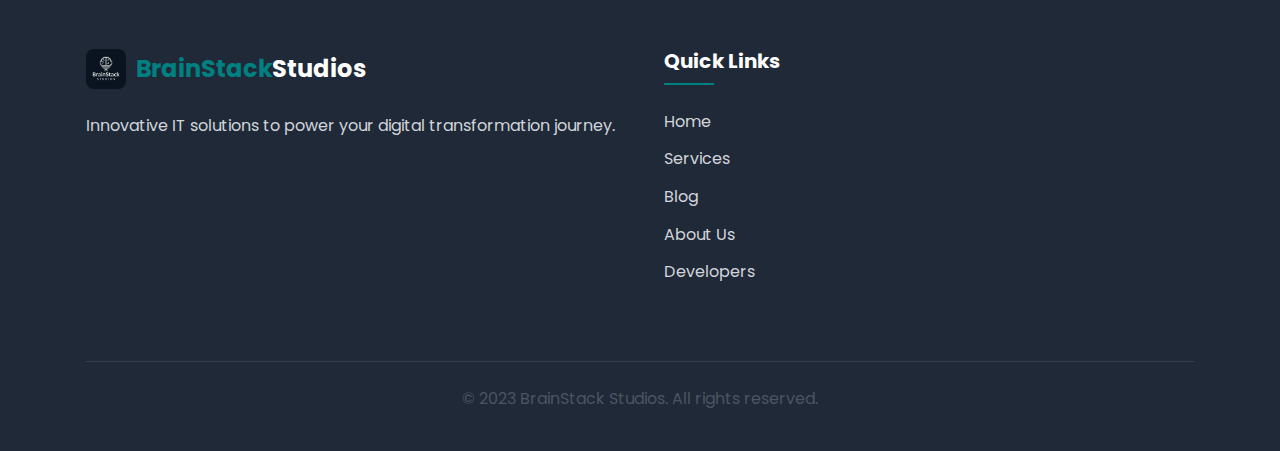
<file: contact.html>
<!DOCTYPE html>
<html lang="en">
<head>
    <meta charset="UTF-8">
    <meta name="viewport" content="width=device-width, initial-scale=1.0">
    <title>Contact Us | BrainStack Studios</title>
    <link rel="icon" type="image/svg+xml" href="assets/images/PM.png">
    <link rel="stylesheet" href="https://cdnjs.cloudflare.com/ajax/libs/font-awesome/6.4.0/css/all.min.css">
    <link href="https://fonts.googleapis.com/css2?family=Poppins:wght@300;400;500;600;700&display=swap" rel="stylesheet">
    <link rel="stylesheet" href="assets/css/style.css">
    <link rel="stylesheet" href="assets/css/responsive.css">
    <style>
        :root {
            --primary-color: #4361ee;
            --primary-dark: #3a56d4;
            --secondary-color: #3f37c9;
            --light-bg: #f8f9ff;
            --text-color: #333;
            --border-radius: 8px;
            --box-shadow: 0 4px 6px rgba(0, 0, 0, 0.1);
            --transition: all 0.3s ease;
        }

        .contact-hero {
            /* background: linear-gradient(135deg, #4361ee 0%, #3a0ca3 100%); */
            color: white;
            padding: 100px 0 60px;
            text-align: center;
            position: relative;
            overflow: hidden;
            background: teal;
        }

        .contact-hero::before {
            content: '';
            position: absolute;
            top: 0;
            left: 0;
            right: 0;
            bottom: 0;
            background: url("data:image/svg+xml,%3Csvg width='60' height='60' viewBox='0 0 60 60' xmlns='http://www.w3.org/2000/svg'%3E%3Cg fill='none' fill-rule='evenodd'%3E%3Cg fill='%23ffffff' fill-opacity='0.05'%3E%3Cpath d='M36 34v-4h-2v4h-4v2h4v4h2v-4h4v-2h-4zm0-30V0h-2v4h-4v2h4v4h2V6h4V4h-4zM6 34v-4H4v4H0v2h4v4h2v-4h4v-2H6zM6 4V0H4v4H0v2h4v4h2V6h4V4H6z'/%3E%3C/g%3E%3C/g%3E%3C/svg%3E");
            opacity: 0.3;
            z-index: 0;
        }

        .contact-hero .container {
            position: relative;
            z-index: 1;
        }
        .contact-container {
            display: grid;
            grid-template-columns: repeat(auto-fit, minmax(300px, 1fr));
            gap: 2.5rem;
            padding: 4rem 0;
            max-width: 1200px;
            margin: 0 auto;
        }
        .contact-info, .contact-form-container {
            background: white;
            padding: 2.5rem;
            border-radius: var(--border-radius);
            box-shadow: var(--box-shadow);
            border: 1px solid rgba(0, 0, 0, 0.05);
            transition: var(--transition);
        }

        .contact-info:hover, .contact-form-container:hover {
            transform: translateY(-5px);
            box-shadow: 0 10px 25px rgba(0, 0, 0, 0.1);
        }
        .contact-method {
            display: flex;
            margin-bottom: 1.75rem;
            align-items: flex-start;
            padding: 1rem;
            border-radius: var(--border-radius);
            transition: var(--transition);
            background: rgba(67, 97, 238, 0.03);
            border: 1px solid rgba(67, 97, 238, 0.1);
        }

        .contact-method:hover {
            background: rgba(67, 97, 238, 0.08);
            transform: translateX(5px);
        }
        .contact-icon {
            width: 44px;
            height: 44px;
            background: teal;
            border-radius: 12px;
            display: flex;
            align-items: center;
            justify-content: center;
            margin-right: 1.25rem;
            color: white;
            flex-shrink: 0;
            box-shadow: 0 4px 12px rgba(67, 97, 238, 0.2);
            transition: var(--transition);
        }

        .contact-method:hover .contact-icon {
            transform: rotate(5deg) scale(1.05);
        }
        .contact-details h4 {
            margin: 0 0 0.5rem;
            color: var(--text-color);
            font-size: 1.1rem;
        }

        .contact-details p, 
        .contact-details a {
            margin: 0;
            color:black;
            text-decoration: none;
            transition: var(--transition);
            font-size: 0.95rem;
            line-height: 1.6;
            font-weight: 500;
        }

        .contact-details a:hover {
            color: var(--primary-color);
            text-decoration: underline;
        }

        .form-group {
            margin-bottom: 1.5rem;
            position: relative;
        }

        .form-control {
            width: 100%;
            padding: 0.9rem 1.25rem;
            border: 2px solid #e1e5f0;
            border-radius: var(--border-radius);
            font-family: 'Poppins', sans-serif;
            font-size: 0.95rem;
            transition: var(--transition);
            background-color: #f8f9ff;
            color: var(--text-color);
        }

        .form-control:focus {
            outline: none;
            border-color: var(--primary-color);
            box-shadow: 0 0 0 4px rgba(67, 97, 238, 0.15);
            background-color: white;
        }

        .form-control::placeholder {
            color: #9ca3af;
            opacity: 1;
            font-size: 14px;
        }

        textarea.form-control {
            min-height: 150px;
            resize: vertical;
            padding: 1rem 1.25rem;
        }

        .btn {
            display: inline-block;
            padding: 0.9rem 2rem;
            border-radius: var(--border-radius);
            font-weight: 600;
            text-align: center;
            cursor: pointer;
            transition: var(--transition);
            border: none;
            font-family: 'Poppins', sans-serif;
            font-size: 0.95rem;
            text-transform: uppercase;
            letter-spacing: 0.5px;
        }

        .btn-primary {
            background: teal;
            color: white;
            box-shadow: 0 4px 15px rgba(67, 97, 238, 0.3);
        }

        .btn-primary:hover {
            transform: translateY(-2px);
            box-shadow: 0 6px 20px rgba(67, 97, 238, 0.4);
        }

        .btn-block {
            display: block;
            width: 100%;
        }

        .subscribe-section {
            background: linear-gradient(135deg, #f6f9ff 0%, #f0f4ff 100%);
            padding: 5rem 0;
            text-align: center;
            position: relative;
            overflow: hidden;
        }

        .subscribe-section::before {
            content: '';
            position: absolute;
            top: 0;
            left: 0;
            right: 0;
            bottom: 0;
            background: url("data:image/svg+xml,%3Csvg width='100' height='100' viewBox='0 0 100 100' xmlns='http://www.w3.org/2000/svg'%3E%3Cpath d='M11 18c3.866 0 7-3.134 7-7s-3.134-7-7-7-7 3.134-7 7 3.134 7 7 7zm48 25c3.866 0 7-3.134 7-7s-3.134-7-7-7-7 3.134-7 7 3.134 7 7 7zm-43-7c1.657 0 3-1.343 3-3s-1.343-3-3-3-3 1.343-3 3 1.343 3 3 3zm63 31c1.657 0 3-1.343 3-3s-1.343-3-3-3-3 1.343-3 3 1.343 3 3 3zM34 90c1.657 0 3-1.343 3-3s-1.343-3-3-3-3 1.343-3 3 1.343 3 3 3zm56-76c1.657 0 3-1.343 3-3s-1.343-3-3-3-3 1.343-3 3 1.343 3 3 3zM12 86c2.21 0 4-1.79 4-4s-1.79-4-4-4-4 1.79-4 4 1.79 4 4 4zm28-65c2.21 0 4-1.79 4-4s-1.79-4-4-4-4 1.79-4 4 1.79 4 4 4zm23-11c2.76 0 5-2.24 5-5s-2.24-5-5-5-5 2.24-5 5 2.24 5 5 5zm-6 60c2.21 0 4-1.79 4-4s-1.79-4-4-4-4 1.79-4 4 1.79 4 4 4zm29 22c2.76 0 5-2.24 5-5s-2.24-5-5-5-5 2.24-5 5 2.24 5 5 5zM32 63c2.76 0 5-2.24 5-5s-2.24-5-5-5-5 2.24-5 5 2.24 5 5 5zm57-13c2.76 0 5-2.24 5-5s-2.24-5-5-5-5 2.24-5 5 2.24 5 5 5zm-9-21c1.105 0 2-.895 2-2s-.895-2-2-2-2 .895-2 2 .895 2 2 2zM60 91c1.105 0 2-.895 2-2s-.895-2-2-2-2 .895-2 2 .895 2 2 2zM35 41c1.105 0 2-.895 2-2s-.895-2-2-2-2 .895-2 2 .895 2 2 2zM12 60c1.105 0 2-.895 2-2s-.895-2-2-2-2 .895-2 2 .895 2 2 2z' fill='%234361ee' fill-opacity='0.05' fill-rule='evenodd'/%3E%3C/svg%3E");
            opacity: 0.6;
            z-index: 0;
        }
        .subscribe-container {
            max-width: 700px;
            margin: 0 auto;
            padding: 0 1.5rem;
            position: relative;
            z-index: 1;
        }

        .subscribe-container h2 {
            color: var(--text-color);
            font-size: 2rem;
            margin-bottom: 1rem;
            position: relative;
            display: inline-block;
        }

        .subscribe-container h2::after {
            content: '';
            position: absolute;
            bottom: -8px;
            left: 50%;
            transform: translateX(-50%);
            width: 60px;
            height: 3px;
            background: linear-gradient(90deg, var(--primary-color), var(--secondary-color));
            border-radius: 3px;
        }

        .subscribe-container p {
            color: #555;
            font-size: 1.05rem;
            margin-bottom: 2.5rem;
            max-width: 600px;
            margin-left: auto;
            margin-right: auto;
            line-height: 1.7;
        }

        .subscribe-form {
            display: flex;
            max-width: 600px;
            margin: 0 auto;
            gap: 1rem;
            background: white;
            padding: 1.5rem;
            border-radius: var(--border-radius);
            box-shadow: 0 10px 30px rgba(0, 0, 0, 0.08);
            position: relative;
            z-index: 1;
            border: 1px solid rgba(0, 0, 0, 0.05);
        }

        .subscribe-form input[type="email"] {
            flex: 1;
            padding: 0 1.25rem;
            height: 54px;
            border: 2px solid #e1e5f0;
            border-radius: var(--border-radius);
            font-family: 'Poppins', sans-serif;
            font-size: 0.95rem;
            transition: var(--transition);
            background-color: #f8f9ff;
        }

        .subscribe-form input[type="email"]:focus {
            outline: none;
            border-color: var(--primary-color);
            box-shadow: 0 0 0 4px rgba(67, 97, 238, 0.15);
            background-color: white;
        }

        .subscribe-form button {
            background: teal;
            color: white;
            border: none;
            padding: 0 2rem;
            border-radius: var(--border-radius);
            font-weight: 600;
            cursor: pointer;
            transition: var(--transition);
            white-space: nowrap;
            box-shadow: 0 4px 15px rgba(67, 97, 238, 0.3);
        }

        .subscribe-form button:hover {
            background: red;
            transform: translateY(-2px);
            box-shadow: 0 6px 20px rgba(67, 97, 238, 0.4);
        }
        @media (max-width: 768px) {
            .contact-container {
                padding: 2rem 1rem;
            }

            .contact-info, 
            .contact-form-container {
                padding: 1.5rem;
            }

            .subscribe-section {
                padding: 3rem 0;
            }

            .subscribe-form {
                flex-direction: column;
                padding: 1.25rem;
            }

            .subscribe-form input[type="email"]{
                width: 100%;
                height: 70px;
            }
            .subscribe-form button {
                width: 100%;
                height: 40px;
            }

            .contact-method {
                padding: 0.75rem;
                margin-bottom: 1.25rem;
            }

            .contact-icon {
                width: 40px;
                height: 40px;
                margin-right: 1rem;
            }
        }
    </style>
</head>
<body>
    <!-- Header -->
    <header class="header">
        <div class="container">
            <nav class="navbar">
                <a href="index.html" class="logo">
                    <img src="assets/images/PM.png" alt="BrainStack Studios Logo">
                    <span id="heading"   style="color: teal;" >BrainStack Studios</span>
                </a>
                <ul class="nav-menu">
                    <li class="nav-item"><a href="index.html" class="nav-link">Home</a></li>
                    <li class="nav-item"><a href="index.html#services" class="nav-link">Services</a></li>
                    <li class="nav-item"><a href="developers.html" class="nav-link">Our Team</a></li>
                    <li class="nav-item"><a href="about.html" class="nav-link ">About Us</a></li>
                    <li class="nav-item"><a href="blog.html" class="nav-link ">Blog</a></li>

                    <li class="nav-item auth-buttons">
                        <a href="#" class="btn btn-outline" id="loginBtn">Login</a>
                        <a href="#" class="btn btn-primary" id="registerBtn">Register</a>
                    </li>
                </ul>
                <div class="hamburger">
                    <span class="bar"></span>
                    <span class="bar"></span>
                    <span class="bar"></span>
                </div>
            </nav>
        </div>
    </header>

    <!-- Contact Hero -->
    <section class="contact-hero">
        <div class="container"><br><br>
            <h1 style="color: white; font-size: 80px;">Get In Touch...</h1>
            <p  style="color:white; font-size: 20px;">Have questions? We'd love to hear from you. Send us a message or find our contact information below.</p>
        </div>
    </section><br><br><br>

    <!-- Contact Section -->
    <section class="container contact-container">
        <div class="contact-info">
            <h2>Contact Information</h2>
            
            <div class="contact-method">
                <div class="contact-icon">
                    <i class="fas fa-map-marker-alt"></i>
                </div>
                <div class="contact-details">
                    <h4>Our Location</h4>
                    <p>Victoria University Kampala, Uganda</p>
                </div>
            </div>
            

            <div class="contact-method">
                <div class="contact-icon">
                 <i class="fa-brands fa-whatsapp"></i>
                </div>
                <div class="contact-details">
                    <h4>WatsApp chat</h4>
                    <p>+256 775 506 426</p>
                </div>
            </div>


            <div class="contact-method">
                <div class="contact-icon">
                    <i class="fas fa-phone-alt"></i>
                </div>
                <div class="contact-details">
                    <h4>Phone</h4>
                    <a href="tel:+256 770 310 787">+256 770 310 787</a>
                </div>
            </div>
            
            <div class="contact-method">
                <div class="contact-icon">
                    <i class="fas fa-envelope"></i>
                </div>
                <div class="contact-details">
                    <h4>Email</h4>
                    <a href="mailto:brainstackstudios99@gmail.com">brainstackstudios99@gmail.com</a>
                </div>
            </div>
            
            <div class="social-links" style="margin-top: 2rem;">
                <a href="#" aria-label="Facebook"><i class="fab fa-facebook-f"></i></a>
                <a href="#" aria-label="Twitter"><i class="fab fa-twitter"></i></a>
                <a href="#" aria-label="LinkedIn"><i class="fab fa-linkedin-in"></i></a>
                <a href="#" aria-label="YouTube"><i class="fab fa-youtube"></i></a>
            </div>
        </div>
        
        <div class="contact-form-container">
            <h2>Send Us a Message</h2>
            <form id="contactForm" class="contact-form">
                <div class="form-group">
                    <input type="text" id="name" class="form-control" placeholder="Your Name" required>
                </div>
                <div class="form-group">
                    <input type="email" id="email" class="form-control" placeholder="Email Address" required>
                </div>
                <div class="form-group">
                    <input type="text" id="subject" class="form-control" placeholder="Subject" required>
                </div>
                <div class="form-group">
                    <textarea id="message" class="form-control" placeholder="Your Message" rows="5" required></textarea>
                </div>
                <button type="submit" class="btn btn-primary btn-block">Send Message</button>
            </form>
        </div>
    </section>
    
    <!-- Subscribe Section -->
    <section class="subscribe-section">
        <div class="container">
            <h2>Subscribe to Our Channel</h2>
            <p>Get the latest updates, tutorials and news delivered to your inbox.</p>
            
            <form class="subscribe-form" id="subscribeForm">
                <input type="email" class="form-control" placeholder="Enter your email address" required>
                <button type="submit" class="btn btn-primary">Subscribe</button>
            </form>
        </div>
    </section>

    <!-- Footer -->
    <footer class="footer">
        <div class="container">
            <div class="footer-content">
                <div class="footer-about">
                    <div class="logo">
                        <img src="assets/images/PM.png" alt="BrainStack Studios Logo">
                        <span   style="color: teal;">BrainStack</span>Studios
                    </div>
                    <p>Innovative IT solutions to power your digital transformation journey.</p>
                </div>
                <div class="footer-links">
                    <h3>Quick Links</h3>
                    <ul>
                        <li><a href="index.html">Home</a></li>
                        <li><a href="index.html#services">Services</a></li>
                        <li><a href="blog.html">Blog</a></li>
                        <li><a href="about.html">About Us</a></li>
                        <li><a href="developers.html">Developers</a></li>
                        <!-- <li><a href="contact.html">Blog</a></li> -->
                    </ul>
                </div>
            </div>
            <div class="footer-bottom">
                <p>&copy; 2023 BrainStack Studios. All rights reserved.</p>
            </div>
        </div>
    </footer>

    <!-- Modals -->

    <!-- Login Modal -->
    <div class="modal" id="loginModal">
        <div class="modal-content">
            <span class="close-modal">&times;</span>
            <h2>Login to Your Account</h2>
            <form id="loginForm" class="auth-form">
                <div class="form-group">
                    <label for="login-email">Email</label>
                    <input type="email" id="login-email" required>
                </div>
                <div class="form-group">
                    <label for="login-password">Password</label>
                    <input type="password" id="login-password" required>
                </div>
                <div class="form-options">
                    <label class="remember-me">
                        <input type="checkbox" id="remember-me">
                        <span>Remember me</span>
                    </label>
                    <a href="#" class="forgot-password">Forgot password?</a>
                </div>
                <button type="submit" class="btn btn-primary btn-block">Login</button>
                <p class="auth-switch">Don't have an account? <a href="#" id="showRegister">Register here</a></p>
            </form>
        </div>
    </div>

    <!-- Register Modal -->
    <div class="modal" id="registerModal">
        <div class="modal-content">
            <span class="close-modal">&times;</span>
            <h2>Create an Account</h2>
            <form id="registerForm" class="auth-form">
                <div class="form-group">
                    <label for="register-name">Full Name</label>
                    <input type="text" id="register-name" required>
                </div>
                <div class="form-group">
                    <label for="register-email">Email</label>
                    <input type="email" id="register-email" required>
                </div>
                <div class="form-group">
                    <label for="register-password">Password</label>
                    <input type="password" id="register-password" required>
                </div>
                <div class="form-group">
                    <label for="confirm-password">Confirm Password</label>
                    <input type="password" id="confirm-password" required>
                </div>
                <div class="form-group terms">
                    <input type="checkbox" id="terms" required>
                    <label for="terms">I agree to the <a href="#">Terms of Service</a> and <a href="#">Privacy Policy</a></label>
                </div>
                <button type="submit" class="btn btn-primary btn-block">Create Account</button>
                <p class="auth-switch">Already have an account? <a href="#" id="showLogin">Login here</a></p>
            </form>
        </div>
    </div>
    
    <script src="assets/js/main.js"></script>
    <script src="assets/js/menu.js"></script>
    <script>
        // Contact form submission
        document.getElementById('contactForm')?.addEventListener('submit', function(e) {
            e.preventDefault();
            alert('Thank you for your message! We will get back to you soon.');
            this.reset();
        });

        // Subscribe form submission
        document.getElementById('subscribeForm')?.addEventListener('submit', function(e) {
            e.preventDefault();
            const email = this.querySelector('input[type="email"]').value;
            alert(`Thank you for subscribing with ${email}!`);
            this.reset();
        });

        
        // Mobile menu toggle
        const hamburger = document.querySelector('.hamburger');
        const navMenu = document.querySelector('.nav-menu');

        if (hamburger) {
            hamburger.addEventListener('click', () => {
                hamburger.classList.toggle('active');
                navMenu.classList.toggle('active');
            });
        }

        // Close mobile menu when clicking a link
        document.querySelectorAll('.nav-link').forEach(link => {
            link.addEventListener('click', () => {
                hamburger.classList.remove('active');
                navMenu.classList.remove('active');
            });
        });
    </script>
    
</body>
</html>
</file>
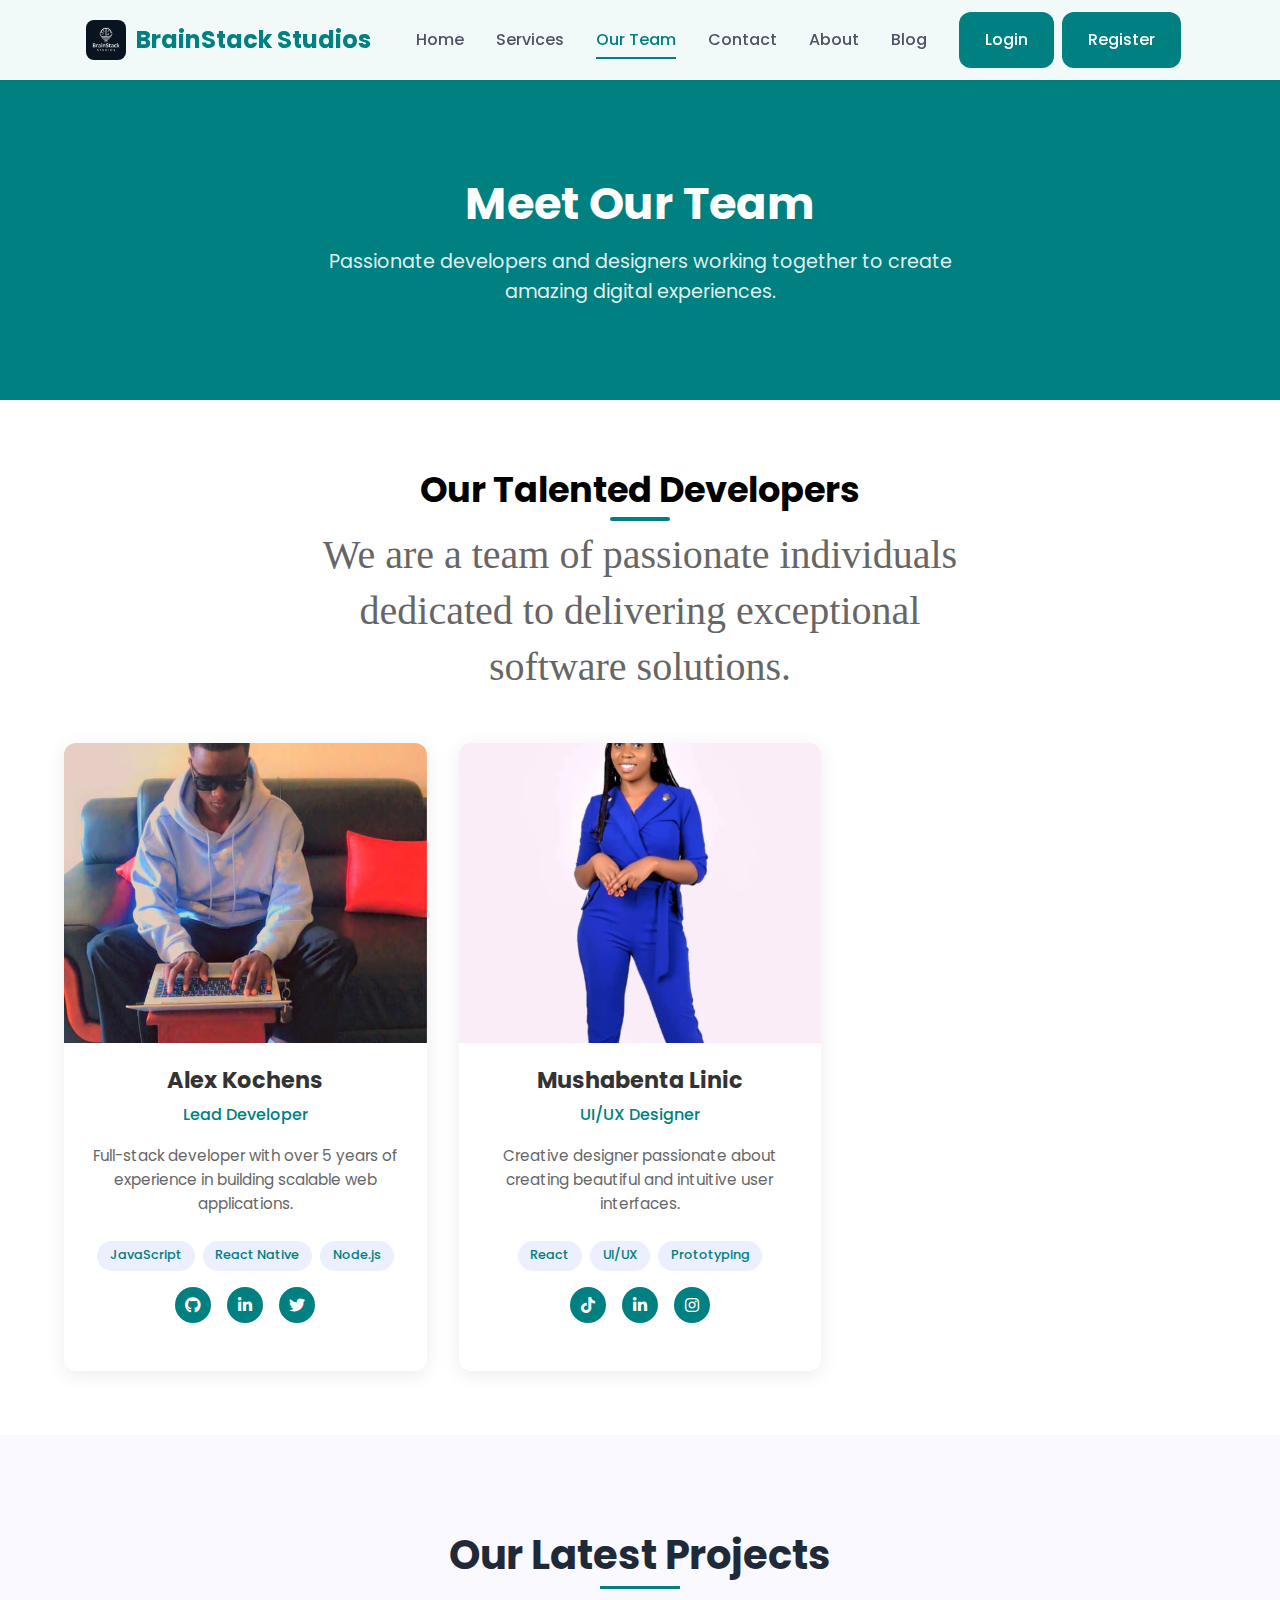
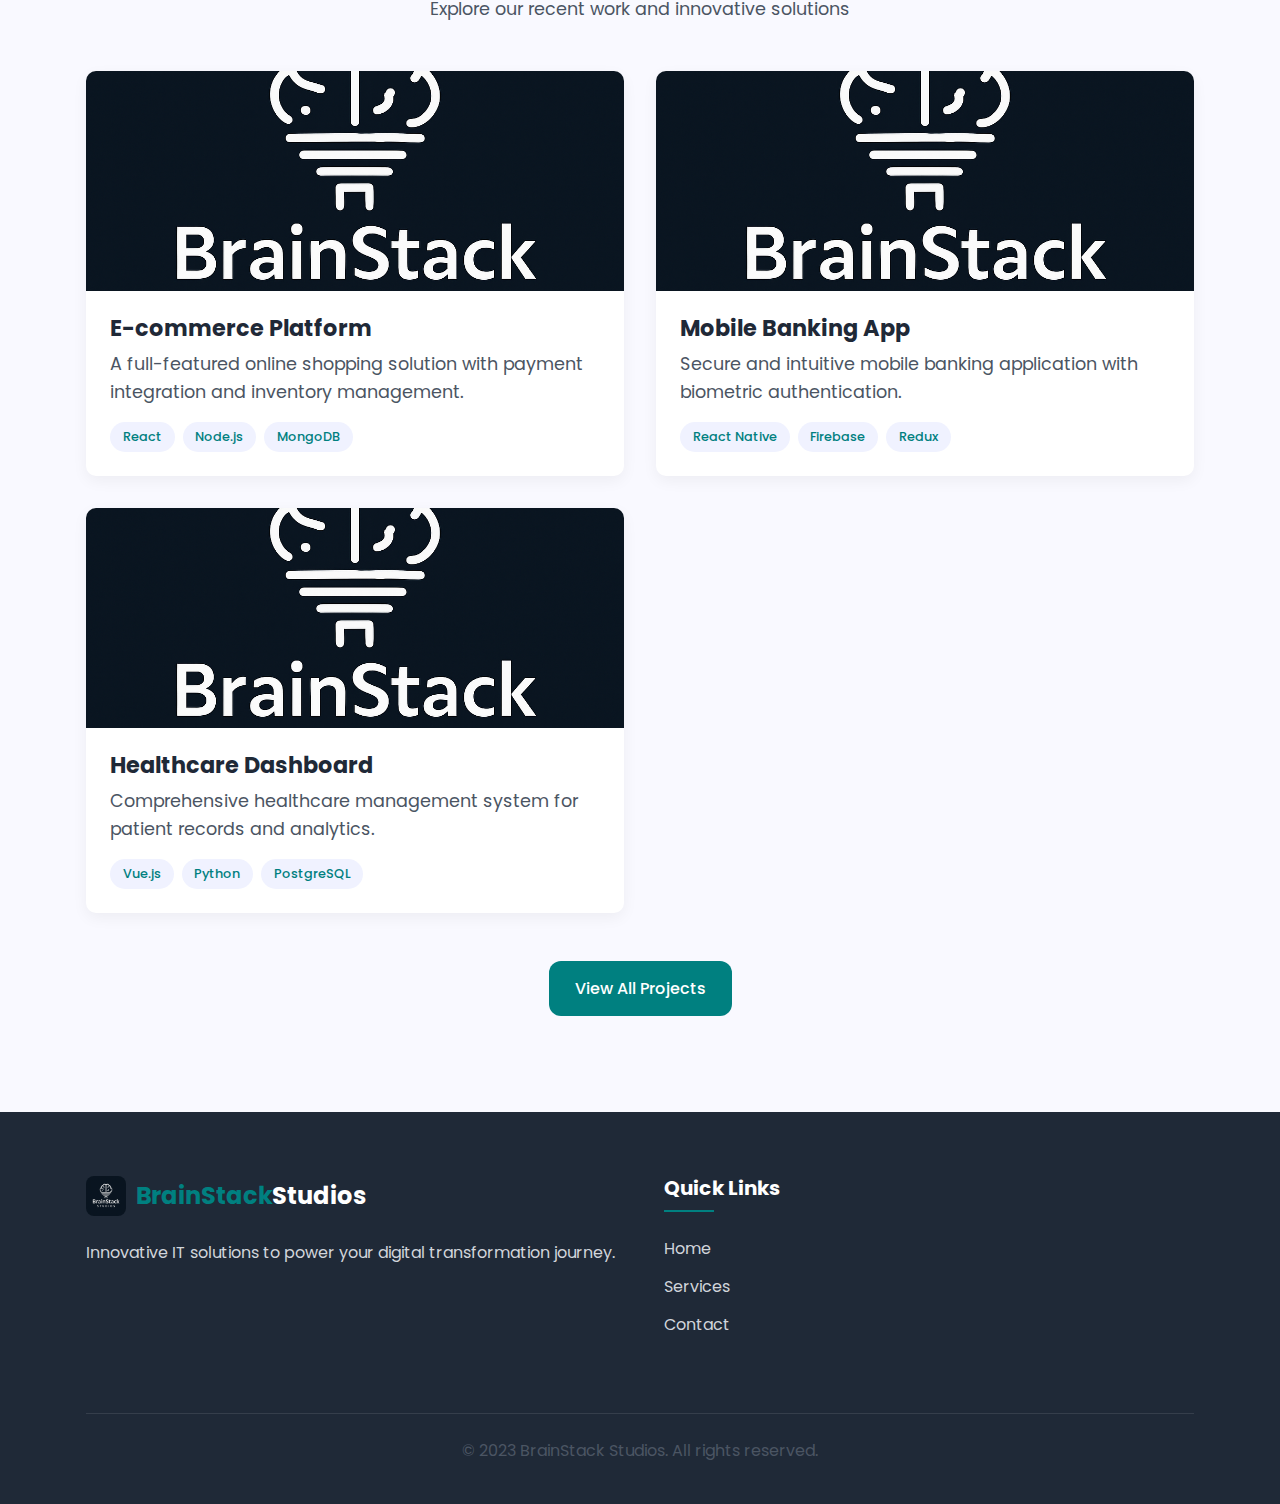
<file: developers.html>
<!DOCTYPE html>
<html lang="en">
<head>
    <meta charset="UTF-8">
    <meta name="viewport" content="width=device-width, initial-scale=1.0">
    <title>Our Team | BrainStack Studios</title>
    <link rel="icon" type="image/svg+xml" href="assets/images/PM.png">
    <link rel="stylesheet" href="https://cdnjs.cloudflare.com/ajax/libs/font-awesome/6.4.0/css/all.min.css">
    <link href="https://fonts.googleapis.com/css2?family=Poppins:wght@300;400;500;600;700&display=swap" rel="stylesheet">
    <link rel="stylesheet" href="assets/css/style.css">
    <link rel="stylesheet" href="assets/css/responsive.css">
    <style>
        :root {
            --primary-color: #4361ee;
            --primary-dark: #3a56d4;
            --secondary-color: #3f37c9;
            --light-bg: #f8f9ff;
            --text-color: #333;
            --border-radius: 12px;
            --box-shadow: 0 4px 20px rgba(0, 0, 0, 0.08);
            --transition: all 0.3s ease;
        }

        .team-hero {
            /* background: linear-gradient(135deg, #4361ee 0%, #3a0ca3 100%); */
            color: white;
            padding: 100px 0 60px;
            text-align: center;
            position: relative;
            overflow: hidden;
            background: teal;
        }

        .team-hero h1 {
            font-size: 2.8rem;
            margin-bottom: 1rem;
            position: relative;
            z-index: 1;
            color: white;
            /* font-size: 80px; */
        }

        .team-hero p {
            font-size: 1.2rem;
            max-width: 700px;
            margin: 0 auto 2rem;
            color: rgba(255, 255, 255, 0.9);
            position: relative;
            z-index: 1;
        }

        .team-container {
            padding: 4rem 0;
            max-width: 1200px;
            margin: 0 auto;
        }

        .team-grid {
            display: grid;
            grid-template-columns: repeat(auto-fill, minmax(280px, 1fr));
            gap: 2rem;
            padding: 0 1.5rem;
        }

        .team-member {
            background: white;
            border-radius: var(--border-radius);
            overflow: hidden;
            box-shadow: var(--box-shadow);
            transition: var(--transition);
            position: relative;
            padding-bottom: 1.5rem;
        }

        .team-member:hover {
            transform: translateY(-10px);
            box-shadow: 0 15px 30px rgba(0, 0, 0, 0.12);
        }

        .member-image {
            width: 100%;
            height: 300px;
            overflow: hidden;
            position: relative;
        }

        .member-image img {
            width: 100%;
            height: 100%;
            object-fit: cover;
            transition: var(--transition);
        }

        .team-member:hover .member-image img {
            transform: scale(1.05);
        }

        .member-info {
            padding: 1.5rem;
            text-align: center;
        }

        .member-info h3 {
            margin: 0 0 0.5rem;
            color: var(--text-color);
            font-size: 1.4rem;
        }

        .member-role {
            color: teal;
            font-weight: 500;
            margin-bottom: 1rem;
            display: block;
        }

        .member-bio {
            color: #666;
            font-size: 0.95rem;
            line-height: 1.6;
            margin-bottom: 1.5rem;
        }

        .member-social {
            display: flex;
            justify-content: center;
            gap: 1rem;
            margin-top: 1rem;
        }

        .social-link {
            width: 36px;
            height: 36px;
            border-radius: 50%;
            background: teal;
            display: flex;
            align-items: center;
            justify-content: center;
            color: white;
            transition: var(--transition);
            text-decoration: none;
        }

        .social-link:hover {
            background: blue;
            color: white;
            transform: translateY(-3px);
        }

        .skills {
            display: flex;
            flex-wrap: wrap;
            gap: 0.5rem;
            justify-content: center;
            margin-top: 1rem;
        }

        .skill-tag {
            color: teal;
            background: rgba(67, 97, 238, 0.1);
            padding: 0.3rem 0.8rem;
            border-radius: 20px;
            font-size: 0.8rem;
            font-weight: 500;
        }

        .section-title {
            text-align: center;
            margin-bottom: 3rem;
            position: relative;
        }

        .section-title h2 {
            font-size: 2.2rem;
            color: teal;
            margin-bottom: 1rem;
            position: relative;
            display: inline-block;
        }

        .section-title h2::after {
            content: '';
            position: absolute;
            bottom: -10px;
            left: 50%;
            transform: translateX(-50%);
            width: 60px;
            height: 4px;
            background:teal ;
            /* background: linear-gradient(90deg, var(--primary-color), var(--secondary-color)); */
            border-radius: 2px;
        }

        .section-title p {
            color: #666;
            max-width: 700px;
            margin: 0 auto;
            line-height: 1.4;
            font-weight: 200;
            font-family: Verdana;
        }

        @media (max-width: 768px) {
            .team-hero h1 {
                font-size: 2.2rem;
            }

            .team-hero p {
                font-size: 1rem;
                padding: 0 1rem;
            }

            .team-grid {
                grid-template-columns: 1fr;
                padding: 0 1rem;
            }

            .member-image {
                height: 350px;
            }
        }
    </style>
</head>
<body>
    <!-- Header -->
    <header class="header">
        <div class="container">
            <nav class="navbar">
                <a href="index.html" class="logo">
                    <img src="assets/images/PM.png" alt="BrainStack Studios Logo">
                    <span id="heading"    style="color: teal;">BrainStack Studios</span>
                </a>
                <ul class="nav-menu">
                    <li class="nav-item"><a href="index.html" class="nav-link">Home</a></li>
                    <li class="nav-item"><a href="index.html#services" class="nav-link">Services</a></li>
                    <li class="nav-item"><a href="developers.html" class="nav-link active">Our Team</a></li>
                    <li class="nav-item"><a href="contact.html" class="nav-link">Contact</a></li>
                    <li class="nav-item"><a href="about.html" class="nav-link">About</a></li>
                    <li class="nav-item"><a href="blog.html" class="nav-link">Blog</a></li>

                    
                    <li class="nav-item auth-buttons">
                        <a href="#" class="btn btn-outline" id="loginBtn">Login</a>
                        <a href="#" class="btn btn-primary" id="registerBtn">Register</a>
                    </li>
                </ul>
                <div class="hamburger">
                    <span class="bar"></span>
                    <span class="bar"></span>
                    <span class="bar"></span>
                </div>
            </nav>
        </div>
    </header>

    <!-- Team Hero -->
    <section class="team-hero">
        <div class="container"><br><br><br>
            <h1>Meet Our Team</h1>
            <p>Passionate developers and designers working together to create amazing digital experiences.</p>
        </div>
    </section>

    <!-- Team Section -->
    <section class="team-container">
        <div class="section-title">
            <h2  style="color: black;">Our Talented Developers</h2>
            <p>We are a team of passionate individuals dedicated to delivering exceptional software solutions.</p>
        </div>
        
        <div class="team-grid">
            <!-- Team Member 1 -->
            <div class="team-member">
                <div class="member-image">
                    <img src="assets/images/developers/alexxx.jpeg" alt="Alex Kochens">
                </div>
                <div class="member-info">
                    <h3>Alex Kochens</h3>
                    <span class="member-role">Lead Developer</span>
                    <p class="member-bio">Full-stack developer with over 5 years of experience in building scalable web applications.</p>
                    <div class="skills">
                        <span class="skill-tag">JavaScript</span>
                        <span class="skill-tag">React Native</span>
                        <span class="skill-tag">Node.js</span>
                    </div>
                    <div class="member-social">
                        <a href="https://github.com/ALEXKOCHENS/" class="social-link" aria-label="GitHub"><i class="fab fa-github"></i></a>
                        <a href="https://www.linkedin.com/in/alex-kochens-862347337/" class="social-link" aria-label="LinkedIn"><i class="fab fa-linkedin-in"></i></a>
                        <a href="https://x.com/Mushabenta70565?t=pTPkHACR4ZTjx5ZGRFuSPw&s=09" class="social-link" aria-label="Twitter"><i class="fab fa-twitter"></i></a>
                    </div>
                </div>
            </div>

            <!-- Team Member 2 -->
            <div class="team-member">
                <div class="member-image">
                    <img src="assets/images/developers/linic.jpg" alt="Sarah Johnson">
                </div>
                <div class="member-info">
                    <h3>Mushabenta Linic </h3>
                    <span class="member-role">UI/UX Designer</span>
                    <p class="member-bio">Creative designer passionate about creating beautiful and intuitive user interfaces.</p>
                    <div class="skills">
                        <span class="skill-tag">React</span>
                        <span class="skill-tag">UI/UX</span>
                        <span class="skill-tag">Prototyping</span>
                    </div>
                    <div class="member-social">
                        <a href="https://vm.tiktok.com/ZMAee9NSE/" class="social-link" aria-label="Tiktok"><i class="fab fa-tiktok"></i></a>
                        <a href="https://www.linkedin.com/in/mushabenta-linic-949b35305/?utm_source=share&utm_campaign=share_via&utm_content=profile&utm_medium=android_app" class="social-link" aria-label="LinkedIn"><i class="fab fa-linkedin-in"></i></a>
                        <a href="https://www.instagram.com/linicmushabenta?utm_source=qr&igsh=MWYzMHBoNmJidjNvaQ%3D%3D" class="social-link" aria-label="Instagram"><i class="fab fa-instagram"></i></a>
                    </div>
                </div>
            </div>

            <!-- Team Member 3 -->
            <!-- <div class="team-member">
                <div class="member-image">
                    <img src="assets/images/PM.png" alt="Michael Chen">
                </div>
                <div class="member-info">
                    <h3>Michael Chen</h3>
                    <span class="member-role">Backend Developer</span>
                    <p class="member-bio">Backend specialist focused on building robust and efficient server-side applications.</p>
                    <div class="skills">
                        <span class="skill-tag">Python</span>
                        <span class="skill-tag">Django</span>
                        <span class="skill-tag">AWS</span>
                    </div>
                    <div class="member-social">
                        <a href="#" class="social-link" aria-label="GitHub"><i class="fab fa-github"></i></a>
                        <a href="#" class="social-link" aria-label="LinkedIn"><i class="fab fa-linkedin-in"></i></a>
                        <a href="#" class="social-link" aria-label="Twitter"><i class="fab fa-twitter"></i></a>
                    </div>
                </div>
            </div> -->
        </div>
    </section>

    <!-- Latest Projects -->
    <section class="latest-projects" id="projects">
        <div class="container">
            <div class="section-header">
                <h2>Our Latest Projects</h2>
                <p>Explore our recent work and innovative solutions</p>
            </div>
            
            <div class="projects-grid">
                <!-- Project 1 -->
                <div class="project-card">
                    <div class="project-image">
                        <img src="assets/images/PM.png" alt="E-commerce Platform">
                        <div class="project-overlay">
                            <a href="#" class="project-link" aria-label="View E-commerce Platform">
                                <i class="fas fa-external-link-alt"></i>
                            </a>
                        </div>
                    </div>
                    <div class="project-info">
                        <h3>E-commerce Platform</h3>
                        <p>A full-featured online shopping solution with payment integration and inventory management.</p>
                        <div class="project-tags">
                            <span>React</span>
                            <span>Node.js</span>
                            <span>MongoDB</span>
                        </div>
                    </div>
                </div>

                <!-- Project 2 -->
                <div class="project-card">
                    <div class="project-image">
                        <img src="assets/images/PM.png" alt="Mobile Banking App">
                        <div class="project-overlay">
                            <a href="#" class="project-link" aria-label="View Mobile Banking App">
                                <i class="fas fa-external-link-alt"></i>
                            </a>
                        </div>
                    </div>
                    <div class="project-info">
                        <h3>Mobile Banking App</h3>
                        <p>Secure and intuitive mobile banking application with biometric authentication.</p>
                        <div class="project-tags">
                            <span>React Native</span>
                            <span>Firebase</span>
                            <span>Redux</span>
                        </div>
                    </div>
                </div>

                <!-- Project 3 -->
                <div class="project-card">
                    <div class="project-image">
                        <img src="assets/images/PM.png" alt="Healthcare Dashboard">
                        <div class="project-overlay">
                            <a href="#" class="project-link" aria-label="View Healthcare Dashboard">
                                <i class="fas fa-external-link-alt"></i>
                            </a>
                        </div>
                    </div>
                    <div class="project-info">
                        <h3>Healthcare Dashboard</h3>
                        <p>Comprehensive healthcare management system for patient records and analytics.</p>
                        <div class="project-tags">
                            <span>Vue.js</span>
                            <span>Python</span>
                            <span>PostgreSQL</span>
                        </div>
                    </div>
                </div>
            </div>
            
            <div class="text-center" style="margin-top: 3rem;">
                <a href="#" class="btn btn-primary">View All Projects</a>
            </div>
        </div>
    </section>

    <!-- Modals -->

    <!-- Login Modal -->
    <div class="modal" id="loginModal">
        <div class="modal-content">
            <span class="close-modal">&times;</span>
            <h2>Login to Your Account</h2>
            <form id="loginForm" class="auth-form">
                <div class="form-group">
                    <label for="login-email">Email</label>
                    <input type="email" id="login-email" required>
                </div>
                <div class="form-group">
                    <label for="login-password">Password</label>
                    <input type="password" id="login-password" required>
                </div>
                <div class="form-options">
                    <label class="remember-me">
                        <input type="checkbox" id="remember-me">
                        <span>Remember me</span>
                    </label>
                    <a href="#" class="forgot-password">Forgot password?</a>
                </div>
                <button type="submit" class="btn btn-primary btn-block">Login</button>
                <p class="auth-switch">Don't have an account? <a href="#" id="showRegister" style="color: teal;">Register here</a></p>
            </form>
        </div>
    </div>

    <!-- Register Modal -->
    <div class="modal" id="registerModal">
        <div class="modal-content">
            <span class="close-modal">&times;</span>
            <h2>Create an Account</h2>
            <form id="registerForm" class="auth-form">
                <div class="form-group">
                    <label for="register-name">Full Name</label>
                    <input type="text" id="register-name" required>
                </div>
                <div class="form-group">
                    <label for="register-email">Email</label>
                    <input type="email" id="register-email" required>
                </div>
                <div class="form-group">
                    <label for="register-password">Password</label>
                    <input type="password" id="register-password" required>
                </div>
                <div class="form-group">
                    <label for="confirm-password">Confirm Password</label>
                    <input type="password" id="confirm-password" required>
                </div>
                <div class="form-group terms">
                    <input type="checkbox" id="terms" required>
                    <label for="terms">I agree to the <a href="#"  style="color: teal;">Terms of Service</a> and <a href="#"  style="color: teal;">Privacy Policy</a></label>
                </div>
                <button type="submit" class="btn btn-primary btn-block">Create Account</button>
                <p class="auth-switch">Already have an account? <a href="#" id="showLogin" style="color: teal;">Login here</a></p>
            </form>
        </div>
    </div>

    <!-- Footer -->
    <footer class="footer">
        <div class="container">
            <div class="footer-content">
                <div class="footer-about">
                    <div class="logo">
                        <img src="assets/images/PM.png" alt="BrainStack Studios Logo">
                        <span  style="color: teal;">BrainStack</span>Studios
                    </div>
                    <p>Innovative IT solutions to power your digital transformation journey.</p>
                </div>
                <div class="footer-links">
                    <h3>Quick Links</h3>
                    <ul>
                        <li><a href="index.html">Home</a></li>
                        <li><a href="index.html#services">Services</a></li>
                        <!-- <li><a href="developers.html">Our Team</a></li> -->
                        <li><a href="contact.html">Contact</a></li>
                    </ul>
                </div>
            </div>
            <div class="footer-bottom">
                <p>&copy; 2023 BrainStack Studios. All rights reserved.</p>
            </div>
        </div>
    </footer>
    <script>
        // Mobile menu toggle
        const hamburger = document.querySelector('.hamburger');
        const navMenu = document.querySelector('.nav-menu');

        if (hamburger) {
            hamburger.addEventListener('click', () => {
                hamburger.classList.toggle('active');
                navMenu.classList.toggle('active');
            });
        }

        // Close mobile menu when clicking a link
        document.querySelectorAll('.nav-link').forEach(link => {
            link.addEventListener('click', () => {
                hamburger.classList.remove('active');
                navMenu.classList.remove('active');
            });
        });
    </script>
    <script src="assets/js/main.js"></script>
    <script src="assets/js/menu.js"></script>
</body>
</html>
</file>
<file: assets/css/style.css>
/* 
 * BrainStack Studios - Main Stylesheet
 * Version: 1.0.0
 */

/* ===== Base Styles ===== */
:root {
    /* Color Palette */
    --primary-color: #4361ee;
    --primary-dark: #3a56d4;
    --secondary-color: #3f37c9;
    --accent-color: #4895ef;
    --dark-color: #1f2937;
    --light-color: #f9fafb;
    --gray-100: #f3f4f6;
    --gray-200: #e5e7eb;
    --gray-300: #d1d5db;
    --gray-400: #9ca3af;
    --gray-500: #6b7280;
    --gray-600: #4b5563;
    --gray-700: #374151;
    --success-color: #10b981;
    --warning-color: #f59e0b;
    --danger-color: #ef4444;
    --info-color: #3b82f6;
    
    /* Typography */
    --font-primary: 'Poppins', sans-serif;
    --font-secondary: 'Roboto', sans-serif;
    
    /* Spacing */
    --spacing-xs: 0.5rem;
    --spacing-sm: 1rem;
    --spacing-md: 2rem;
    --spacing-lg: 3rem;
    --spacing-xl: 4rem;
    
    /* Border Radius */
    --border-radius-sm: 0.25rem;
    --border-radius: 0.5rem;
    --border-radius-lg: 1rem;
    --border-radius-full: 9999px;
    
    /* Box Shadow */
    --shadow-sm: 0 1px 2px 0 rgba(0, 0, 0, 0.05);
    --shadow: 0 4px 6px -1px rgba(0, 0, 0, 0.1), 0 2px 4px -1px rgba(0, 0, 0, 0.06);
    --shadow-md: 0 10px 15px -3px rgba(0, 0, 0, 0.1), 0 4px 6px -2px rgba(0, 0, 0, 0.05);
    --shadow-lg: 0 20px 25px -5px rgba(0, 0, 0, 0.1), 0 10px 10px -5px rgba(0, 0, 0, 0.04);
    
    /* Transition */
    --transition: all 0.3s ease;
}

/* Reset and Base Styles */
*, *::before, *::after {
    margin: 0;
    padding: 0;
    box-sizing: border-box;
}

html {
    scroll-behavior: smooth;
    font-size: 16px;
}

body {
    font-family: var(--font-primary);
    line-height: 1.6;
    color: var(--gray-700);
    background-color: #fff;
    overflow-x: hidden;
}

h1, h2, h3, h4, h5, h6 {
    font-weight: 700;
    line-height: 1.2;
    margin-bottom: 1rem;
    color: var(--dark-color);
}

h1 { font-size: 3.5rem; }
h2 { font-size: 2.5rem; }
h3 { font-size: 1.75rem; }
h4 { font-size: 1.5rem; }
h5 { font-size: 1.25rem; }
h6 { font-size: 1rem; }

p {
    margin-bottom: 1rem;
    color: var(--gray-600);
}

a {
    color: var(--primary-color);
    text-decoration: none;
    transition: var(--transition);
}

a:hover {
    color: teal;
}

ul {
    list-style: none;
}

img {
    max-width: 100%;
    height: auto;
    display: block;
}

/* Layout */
.container {
    width: 100%;
    max-width: 1200px;
    margin: 0 auto;
    padding: 0 var(--spacing-sm);
}

.section-padding {
    padding: var(--spacing-xl) 0;
}

/* Buttons */
.btn {
    display: inline-block;
    padding: 0.8rem 1.5rem;
    border-radius: var(--border-radius);
    font-weight: 500;
    text-align: center;
    cursor: pointer;
    transition: var(--transition);
    border: 2px solid transparent;
    font-size: 1rem;
    font-family: var(--font-primary);
}

.btn-primary {
    background: teal;
    color: white;
}

.btn-primary:hover {
    color: white;
    background-color: var(--primary-dark);
    transform: translateY(-2px);
    box-shadow: var(--shadow-md);
}

.btn-outline {
    background-color: teal;
    color:white;
}

.btn-outline:hover {
    background: blue;
    color: white;
    transform: translateY(-2px);
    box-shadow: var(--shadow-md);
}

.btn-block {
    display: block;
    width: 100%;
}

/* Header & Navigation */
.header {
    position: fixed;
    top: 0;
    left: 0;
    width: 100%;
    background-color: rgba(255, 255, 255, 0.95);
    box-shadow: var(--shadow-sm);
    z-index: 1000;
    transition: var(--transition);
}

.header.scrolled {
    box-shadow: var(--shadow);
    background-color: rgba(255, 255, 255, 0.98);
}

.navbar {
    display: flex;
    justify-content: space-between;
    align-items: center;
    height: 80px;
    position: relative;
}

.logo {
    display: flex;
    align-items: center;
    font-size: 1.5rem;
    font-weight: 700;
    color: var(--dark-color);
}

.logo img {
    height: 40px;
    margin-right: 10px;
    border-radius: 8px;
}

.logo span {
    color: var(--primary-color);
}

.nav-menu {
    display: flex;
    align-items: center;
}

.nav-item {
    margin-left: var(--spacing-md);
    position: relative;
}

.nav-link {
    color: var(--gray-600);
    font-weight: 500;
    padding: 0.5rem 0;
    position: relative;
}

.nav-link::after {
    content: '';
    position: absolute;
    bottom: 0;
    left: 0;
    width: 0;
    height: 2px;
    background-color:teal;
    transition: var(--transition);
}

.nav-link:hover::after,
.nav-link.active::after {
    width: 100%;
}

.nav-link.active {
    color: teal;
}

.auth-buttons {
    display: flex;
    gap: var(--spacing-xs);
    margin-left: var(--spacing-md);
}

/* Hero Section */
.hero {
    padding: 180px 0 100px;
    background: linear-gradient(135deg, #f6f9ff 0%, #eef2ff 100%);
    position: relative;
    overflow: hidden;
}

.hero .container {
    display: flex;
    align-items: center;
    position: relative;
    z-index: 1;
}

.hero-content {
    flex: 1;
    max-width: 600px;
}

.hero h1 {
    font-size: 3.5rem;
    margin-bottom: 1.5rem;
    line-height: 1.2;
    color: var(--dark-color);
}

.hero p {
    font-size: 1.25rem;
    margin-bottom: 2rem;
    color: var(--gray-600);
}

.hero-buttons {
    display: flex;
    gap: var(--spacing-sm);
    margin-top: 2rem;
}

.hero-image {
    flex: 1;
    display: flex;
    justify-content: center;
    align-items: center;
}

.hero-image img {
    max-width: 100%;
    height: auto;
    animation: float 5s ease-in-out infinite;
}

.hero-shape {
    position: absolute;
    top: 0;
    right: 0;
    width: 60%;
    height: 100%;
    background: teal;
    /* background: linear-gradient(45deg, #4361ee, #3a0ca3); */
    clip-path: polygon(30% 0, 100% 0, 100% 100%, 0% 100%);
    z-index: 0;
}

/* Services Section */
.services {
    background-color: #fff;
}

.section-header {
    text-align: center;
    max-width: 700px;
    margin: 0 auto var(--spacing-xl);
}

.section-subtitle {
    display: inline-block;
    color: teal;
    font-weight: 600;
    margin-bottom: 1rem;
    text-transform: uppercase;
    letter-spacing: 1px;
    font-size: 0.875rem;
}

.section-title {
    font-size: 2.5rem;
    margin-bottom: 1rem;
    line-height: 1.2;
}

.section-header p {
    font-size: 1.125rem;
    color: var(--gray-500);
}

.services-grid {
    display: grid;
    grid-template-columns: repeat(auto-fit, minmax(300px, 1fr));
    gap: var(--spacing-lg);
    margin-top: var(--spacing-xl);
}

.service-card {
    cursor: pointer;
    background: #fff;
    border-radius: var(--border-radius);
    padding: 2.5rem 2rem;
    text-align: center;
    transition: var(--transition);
    box-shadow: var(--shadow);
    border: 1px solid var(--gray-200);
}

.service-card:hover {
    transform: translateY(-10px);
    box-shadow: var(--shadow-lg);
}

.service-icon {
    width: 80px;
    height: 80px;
    margin: 0 auto 1.5rem;
    background: rgba(67, 97, 238, 0.1);
    border-radius: 50%;
    display: flex;
    align-items: center;
    justify-content: center;
    font-size: 2rem;
    color: teal;
}

.service-card h3 {
    margin-bottom: 1rem;
    font-size: 1.7rem;
}

.service-card p {
    color: var(--gray-600);
    margin-bottom: 1.5rem;
}

.read-more {
    color: teal;
    font-weight: 500;
    display: inline-flex;
    align-items: center;
    gap: 0.5rem;
}

.read-more i {
    transition: var(--transition);
}

.read-more:hover i {
    transform: translateX(5px);
}

/* Modal */
.modal {
    display: none;
    position: fixed;
    top: 0;
    left: 0;
    width: 100%;
    height: 100%;
    background-color: rgba(0, 0, 0, 0.5);
    z-index: 2000;
    justify-content: center;
    align-items: center;
    opacity: 0;
    visibility: hidden;
    transition: var(--transition);
}

.modal.show {
    display: flex;
    opacity: 1;
    visibility: visible;
}

.modal-content {
    background: white;
    padding: 2.5rem;
    border-radius: var(--border-radius);
    width: 100%;
    max-width: 500px;
    position: relative;
    transform: translateY(20px);
    transition: var(--transition);
    box-shadow: var(--shadow-lg);
}

.modal.show .modal-content {
    transform: translateY(0);
}

.close-modal {
    position: absolute;
    top: 1.5rem;
    right: 1.5rem;
    font-size: 1.5rem;
    cursor: pointer;
    color: var(--gray-400);
    transition: var(--transition);
}

.close-modal:hover {
    color: var(--danger-color);
}

.auth-form .form-group {
    margin-bottom: 1.5rem;
}

.auth-form label {
    display: block;
    margin-bottom: 0.5rem;
    font-weight: 500;
    color: var(--gray-700);
}

.auth-form input {
    width: 100%;
    padding: 0.75rem 1rem;
    border: 1px solid var(--gray-300);
    border-radius: var(--border-radius);
    font-family: var(--font-primary);
    font-size: 1rem;
    transition: var(--transition);
}

.auth-form input:focus {
    outline: none;
    border-color: var(--primary-color);
    box-shadow: 0 0 0 3px rgba(67, 97, 238, 0.2);
}

.forgot-password {
    display: block;
    text-align: right;
    font-size: 0.875rem;
    margin-top: 0.5rem;
    color: teal;
}

.form-footer {
    text-align: center;
    margin-top: 1.5rem;
    color: var(--gray-600);
}

.form-footer a {
    font-weight: 500;
}

/* Projects Section */
.latest-projects {
    padding: 6rem 0;
    background-color: #f9f9ff;
}

.latest-projects .section-header {
    text-align: center;
    margin-bottom: 3rem;
}

.latest-projects h2 {
    font-size: 2.5rem;
    color: var(--dark-color);
    margin-bottom: 1rem;
    position: relative;
    display: inline-block;
}

.latest-projects h2::after {
    content: '';
    position: absolute;
    bottom: -10px;
    left: 50%;
    transform: translateX(-50%);
    width: 80px;
    height: 3px;
    background: teal;
}

.latest-projects p {
    color: var(--gray-600);
    font-size: 1.1rem;
    max-width: 700px;
    margin: 0 auto;
}

.projects-grid {
    display: grid;
    grid-template-columns: repeat(auto-fill, minmax(350px, 1fr));
    gap: 2rem;
    margin-top: 2rem;
}

.project-card {
    background: #fff;
    border-radius: 10px;
    overflow: hidden;
    box-shadow: 0 5px 15px rgba(0, 0, 0, 0.05);
    transition: transform 0.3s ease, box-shadow 0.3s ease;
}

.project-card:hover {
    transform: translateY(-5px);
    box-shadow: 0 15px 30px rgba(0, 0, 0, 0.1);
}

.project-image {
    position: relative;
    height: 220px;
    overflow: hidden;
}

.project-image img {
    width: 100%;
    height: 100%;
    object-fit: cover;
    transition: transform 0.5s ease;
}

.project-card:hover .project-image img {
    transform: scale(1.05);
}

.project-overlay {
    position: absolute;
    top: 0;
    left: 0;
    width: 100%;
    height: 100%;
    background: teal;
    /* background: rgba(67, 97, 238, 0.9); */
    display: flex;
    align-items: center;
    justify-content: center;
    opacity: 0;
    transition: opacity 0.3s ease;
}

.project-card:hover .project-overlay {
    opacity: 1;
}

.project-link {
    color: #fff;
    font-size: 1.5rem;
    width: 50px;
    height: 50px;
    border-radius: 50%;
    background: rgba(255, 255, 255, 0.2);
    display: flex;
    align-items: center;
    justify-content: center;
    transition: all 0.3s ease;
}

.project-link:hover {
    background: #fff;
    color: var(--primary-color);
    transform: scale(1.1);
}

.project-info {
    padding: 1.5rem;
}

.project-info h3 {
    font-size: 1.4rem;
    margin-bottom: 0.5rem;
    color: var(--dark-color);
}

.project-info p {
    color: var(--gray-600);
    margin-bottom: 1rem;
    line-height: 1.6;
}

.project-tags {
    display: flex;
    flex-wrap: wrap;
    gap: 0.5rem;
    margin-top: 1rem;
}

.project-tags span {
    background: #f0f2ff;
    color: teal;
    padding: 0.3rem 0.8rem;
    border-radius: 20px;
    font-size: 0.8rem;
    font-weight: 500;
}

.text-center {
    text-align: center;
}

/* Footer */
.footer {
    background-color: var(--dark-color);
    color: white;
    padding: var(--spacing-xl) 0 0;
}

.footer-content {
    display: grid;
    grid-template-columns: repeat(auto-fit, minmax(250px, 1fr));
    gap: var(--spacing-lg);
    margin-bottom: var(--spacing-xl);
}

.footer-about .logo {
    color: white;
    margin-bottom: 1.5rem;
}

.footer-about p {
    color: var(--gray-300);
    margin-bottom: 1.5rem;
}

.social-links {
    display: flex;
    gap: 1rem;
}

.social-links a {
    display: flex;
    align-items: center;
    justify-content: center;
    width: 25px;
    height: 25px;
    border-radius: 50%;
    /* background-color: rgba(255, 255, 255, 0.1); */
    color: white;
    transition: var(--transition);
}

.social-links a:hover {
    background-color: var(--primary-color);
    transform: translateY(-3px);
}

.footer h3 {
    color: white;
    font-size: 1.25rem;
    margin-bottom: 1.5rem;
    position: relative;
    padding-bottom: 0.75rem;
}

.footer h3::after {
    content: '';
    position: absolute;
    bottom: 0;
    left: 0;
    width: 50px;
    height: 2px;
    background: teal;
    /* background-color: var(--primary-color); */
}

.footer-links ul li,
.footer-services ul li {
    margin-bottom: 0.75rem;
}

.footer-links a,
.footer-services a {
    color: var(--gray-300);
    transition: var(--transition);
}

.footer-links a:hover,
.footer-services a:hover {
    text-decoration: underline;
    color: #f07807;
    padding-left: 5px;
}

.footer-contact ul li {
    display: flex;
    align-items: flex-start;
    margin-bottom: 1rem;
    color: var(--gray-300);
}

.footer-contact i {
    margin-right: 1rem;
    color: teal;
    margin-top: 0.25rem;
}


.footer-bottom {
    border-top: 1px solid rgba(255, 255, 255, 0.1);
    padding: 1.5rem 0;
    text-align: center;
    display: flex;
    flex-direction: column;
    gap: 1rem;
}

.footer-legal {
    display: flex;
    justify-content: center;
    gap: 1.5rem;
}

.footer-legal a {
    color: #9ca3af;
    /* color: var(--gray-400); */
    font-size: 0.875rem;
    transition: var(--transition);
}

.footer-legal a:hover {
    color: #f59e0b;
}

/* Back to Top Button */
.back-to-top {
    position: fixed;
    bottom: 2rem;
    right: 2rem;
    width: 50px;
    height: 50px;
    background-color: teal;
    color: white;
    border-radius: 50%;
    display: flex;
    align-items: center;
    justify-content: center;
    font-size: 1.25rem;
    opacity: 0;
    visibility: hidden;
    transition: var(--transition);
    z-index: 999;
    box-shadow: var(--shadow);
}

.back-to-top.visible {
    opacity: 1;
    visibility: visible;
}

.back-to-top:hover {
    background-color: var(--primary-dark);
    transform: translateY(-3px);
}

/* Animations */
@keyframes float {
    0% { transform: translateY(0px); }
    50% { transform: translateY(-20px); }
    100% { transform: translateY(0px); }
}

/* Utility Classes */
.text-primary { color: var(--primary-color); }
.bg-primary { background-color: var(--primary-color); }
.bg-light { background-color: var(--light-color); }
.text-center { text-align: center; }
.mb-0 { margin-bottom: 0 !important; }
.mt-1 { margin-top: 0.5rem; }
.mt-2 { margin-top: 1rem; }
.mt-3 { margin-top: 1.5rem; }
.mt-4 { margin-top: 2rem; }
</file>
<file: assets/css/responsive.css>
/* 
 * BrainStack Studios - Responsive Styles
 * Version: 1.0.0
 */

/* ===== Media Queries ===== */

/* Large Desktops (1200px and up) */
@media (min-width: 1200px) {
    .container {
        max-width: 1140px;
    }
}

/* Desktops (992px - 1199px) */
@media (max-width: 1199.98px) {
    #heading{
        font-size: 17px;
    }
    .container {
        max-width: 960px;
    }
    
    h1 { font-size: 3rem; }
    .hero h1 { font-size: 3rem; }
    
    /* Mobile Menu */
    .hamburger {
        display: block;
        cursor: pointer;
        padding: 15px;
        z-index: 1001;
        position: relative;
        order: 1;
    }

    .hamburger .bar {
        display: block;
        width: 25px;
        height: 2.5px;
        margin: 5px auto;
        background-color: var(--primary-color);
        transition: all 0.3s ease-in-out;
        border-radius: 2px;
    }

    .hamburger.active .bar:nth-child(1) {
        transform: translateY(7.5px) rotate(45deg);
    }

    .hamburger.active .bar:nth-child(2) {
        opacity: 0;
    }

    .hamburger.active .bar:nth-child(3) {
        transform: translateY(-7.5px) rotate(-45deg);
    }
    
    .hamburger.active {
        position: fixed;
        right: 20px;
        top: 20px;
    }

    /* Prevent body scroll when menu is open */
    body.no-scroll {
        overflow: hidden;
        height: 100vh;
    }
}

@media (max-width: 992px) {
    .hamburger {
        display: block;
    }

    .navbar {
        position: relative;
        display: flex;
        justify-content: space-between;
        align-items: center;
    }

    .nav-menu {
        position: fixed;
        left: -100%;
        top: 0;
        bottom: 0;
        height: 100vh;
        width: 80%;
        max-width: 300px;
        display: flex;
        flex-direction: column;
        background-color: white;
        text-align: left;
        transition: all 0.4s ease-in-out;
        box-shadow: 5px 0 15px rgba(0, 0, 0, 0.1);
        padding: 6rem 2rem 2rem;
        z-index: 1000;
        overflow-y: auto;
        margin: 0;
    }

    .nav-menu.active {
        left: 0;
        transform: translateX(0);
    }
    
    .nav-menu .auth-buttons {
        flex-direction: column;
        margin-top: 1rem;
    }
    
    .nav-menu .auth-buttons .btn {
        margin: 0.5rem 0;
        width: 100%;
    }

    .nav-item {
        margin: 0.5rem 0;
        opacity: 0;
        transform: translateX(-20px);
        transition: opacity 0.3s ease, transform 0.3s ease;
    }

    .nav-menu.active .nav-item {
        opacity: 1;
        transform: translateX(0);
    }

    /* Staggered animation for nav items */
    .nav-menu.active .nav-item:nth-child(1) { transition-delay: 0.1s; }
    .nav-menu.active .nav-item:nth-child(2) { transition-delay: 0.15s; }
    .nav-menu.active .nav-item:nth-child(3) { transition-delay: 0.2s; }
    .nav-menu.active .nav-item:nth-child(4) { transition-delay: 0.25s; }
    .nav-menu.active .nav-item:nth-child(5) { transition-delay: 0.3s; }

    .auth-buttons {
        flex-direction: column;
        gap: 1rem;
        margin-top: 1rem;
    }
}

/* Tablets (768px - 991px) */
@media (max-width: 991.98px) {
    .container {
        max-width: 720px;
    }
    
    /* Navigation */
    .nav-menu {
        position: fixed;
        top: 80px;
        left: -100%;
        width: 80%;
        height: calc(100vh - 80px);
        background: white;
        flex-direction: column;
        align-items: flex-start;
        padding: 2rem;
        box-shadow: var(--shadow-lg);
        transition: var(--transition);
        z-index: 999;
    }
    
    .nav-menu.active {
        left: 0;
    }
    
    .nav-item {
        margin: 0 0 1.5rem;
        width: 100%;
    }
    
    .auth-buttons {
        margin: 1rem 0 0;
        width: 100%;
        flex-direction: column;
        gap: 0.75rem;
    }
    
    .auth-buttons .btn {
        width: 100%;
        text-align: center;
    }
    
    /* Hamburger Menu */
    .hamburger {
        display: block;
        cursor: pointer;
        z-index: 1000;
    }
    
    .hamburger .bar {
        display: block;
        width: 25px;
        height: 3px;
        margin: 5px auto;
        background-color: var(--dark-color);
        transition: var(--transition);
    }
    
    .hamburger.active .bar:nth-child(1) {
        transform: translateY(8px) rotate(45deg);
    }
    
    .hamburger.active .bar:nth-child(2) {
        opacity: 0;
    }
    
    .hamburger.active .bar:nth-child(3) {
        transform: translateY(-8px) rotate(-45deg);
    }
    
    /* Hero Section */
    .hero .container {
        flex-direction: column;
        text-align: center;
    }
    
    .hero-content {
        margin-bottom: 3rem;
    }
    
    .hero-buttons {
        justify-content: center;
    }
    
    .hero-shape {
        width: 100%;
        clip-path: polygon(0 0, 100% 0, 100% 100%, 0% 100%);
        opacity: 0.1;
    }
    
    /* Services */
    .services-grid {
        grid-template-columns: repeat(auto-fit, minmax(250px, 1fr));
    }
}

/* Small Tablets (576px - 767px) */
@media (max-width: 767.98px) {
    .container {
        max-width: 540px;
    }
    
    h1 { font-size: 2.5rem; }
    h2 { font-size: 2rem; }
    h3 { font-size: 1.5rem; }
    
    .section-title {
        font-size: 2rem;
    }
    
    .hero {
        padding: 150px 0 80px;
    }
    
    .hero h1 {
        font-size: 2.5rem;
    }
    
    .hero p {
        font-size: 1.125rem;
    }
    
    .hero-buttons {
        flex-direction: column;
    }
    
    .hero-buttons .btn {
        width: 100%;
    }
    
    /* Footer */
    .footer-content {
        grid-template-columns: 1fr;
        gap: var(--spacing-md);
    }
    
    .footer-legal {
        flex-direction: column;
        gap: 0.5rem;
    }
}

/* Mobile Devices (up to 575px) */
@media (max-width: 575.98px) {
    .container {
        padding: 0 1rem;
    }
    
    h1 { font-size: 2rem; }
    h2 { font-size: 1.75rem; }
    
    .section-title {
        font-size: 1.75rem;
    }
    
    .hero {
        padding: 120px 0 60px;
    }
    
    .hero h1 {
        font-size: 2rem;
    }
    
    .hero p {
        font-size: 1rem;
    }
    
    .modal-content {
        margin: 1rem;
        padding: 1.5rem;
    }
    
    /* Navigation */
    .nav-menu {
        width: 100%;
    }
    
    /* Footer */
    .footer {
        text-align: center;
    }
    
    .footer h3::after {
        left: 50%;
        transform: translateX(-50%);
    }
    
    .social-links {
        justify-content: center;
    }
    
    .footer-contact ul li {
        justify-content: center;
    }
    
    /* Back to top button */
    .back-to-top {
        width: 40px;
        height: 40px;
        font-size: 1rem;
        bottom: 1rem;
        right: 1rem;
    }
}

/* Small Mobile Devices (up to 375px) */
@media (max-width: 375px) {
    h1 { font-size: 1.75rem; }
    h2 { font-size: 1.5rem; }
    
    .section-title {
        font-size: 1.5rem;
    }
    
    .hero h1 {
        font-size: 1.75rem;
    }
    
    .btn {
        padding: 0.6rem 1.2rem;
        font-size: 0.9rem;
    }
    
    .service-card {
        padding: 1.5rem 1rem;
    }
    
    .service-icon {
        width: 60px;
        height: 60px;
        font-size: 1.5rem;
    }
}

/* Print Styles */
@media print {
    .header, .footer, .back-to-top, .hamburger {
        display: none !important;
    }
    
    body {
        padding: 1cm;
        font-size: 12pt;
    }
    
    a {
        text-decoration: none;
        color: #000;
    }
    
    .container {
        max-width: 100%;
        padding: 0;
    }
    
    .hero, .services {
        padding: 1cm 0 !important;
    }
    
    .hero .container {
        flex-direction: column;
        text-align: left;
    }
    
    .hero-image {
        display: none;
    }
    
    .services-grid {
        grid-template-columns: 1fr;
    }
    
    .page-break {
        page-break-before: always;
    }
}
</file>
